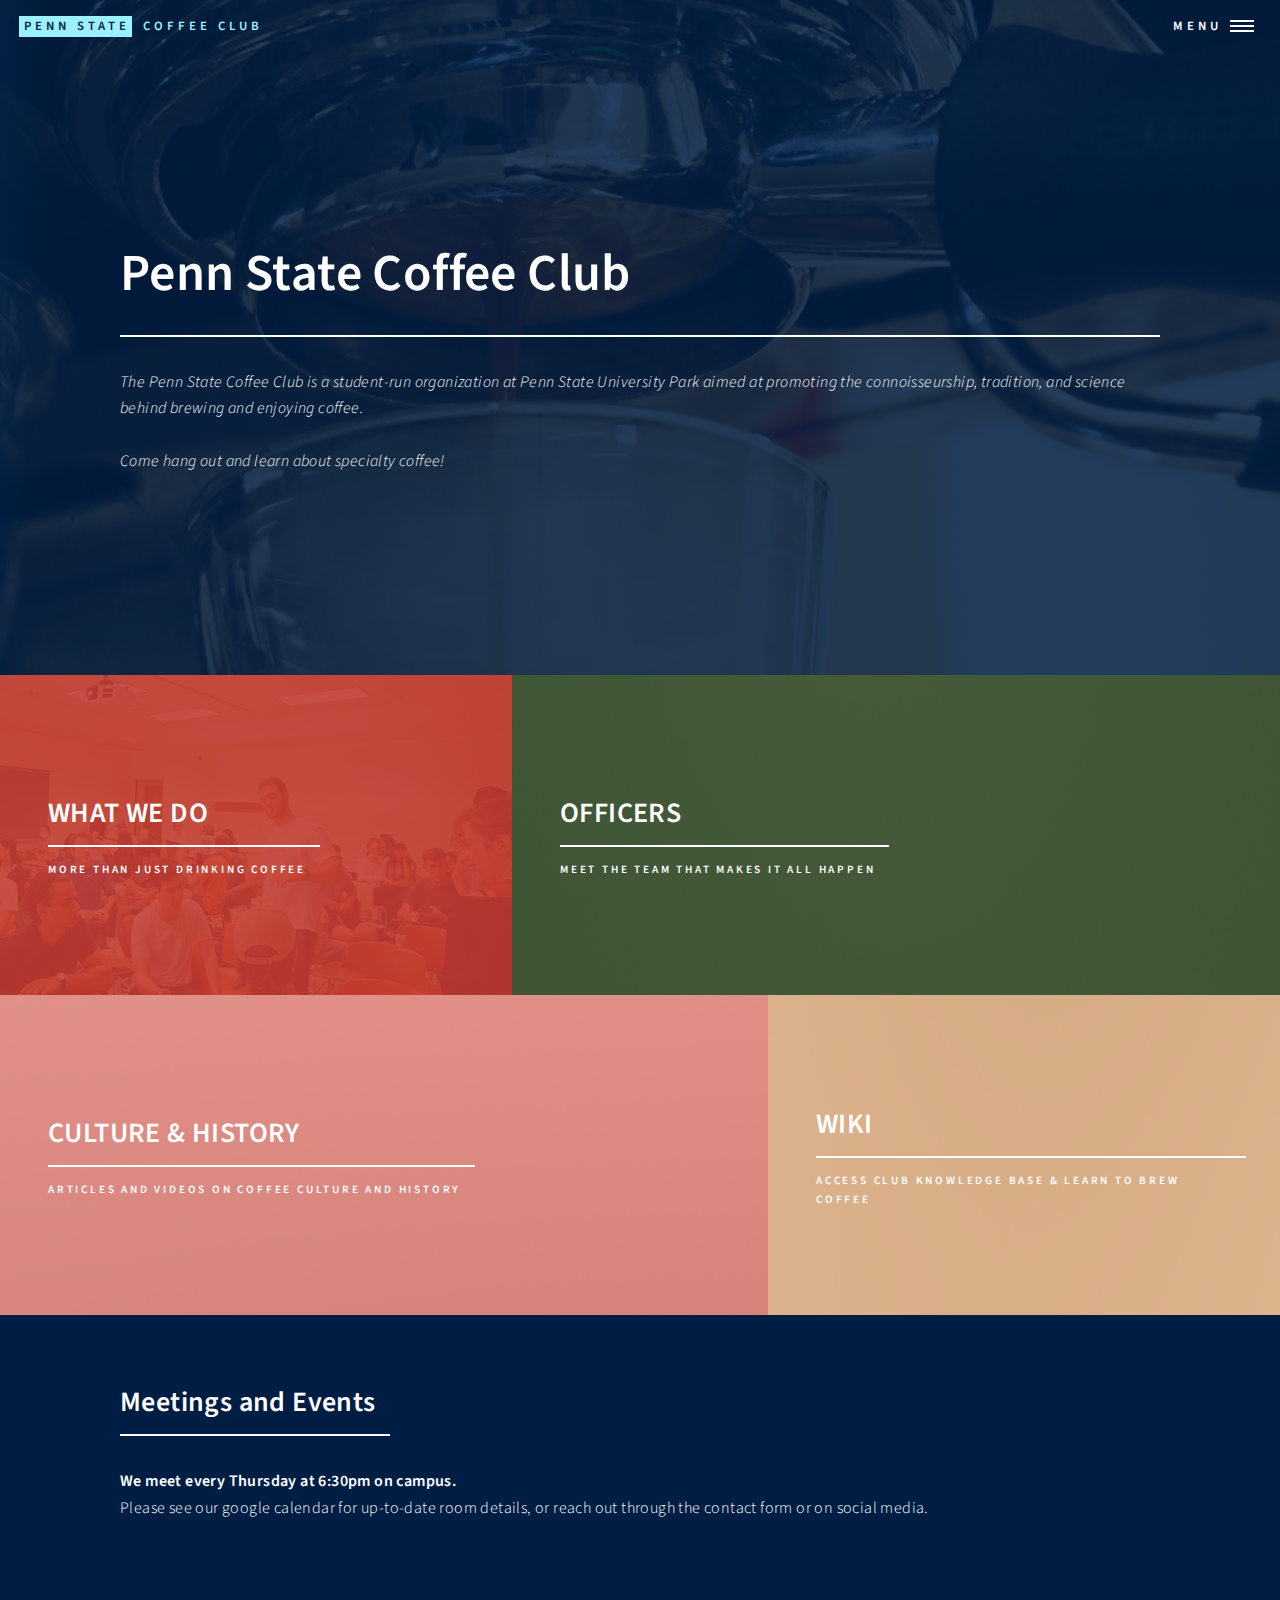
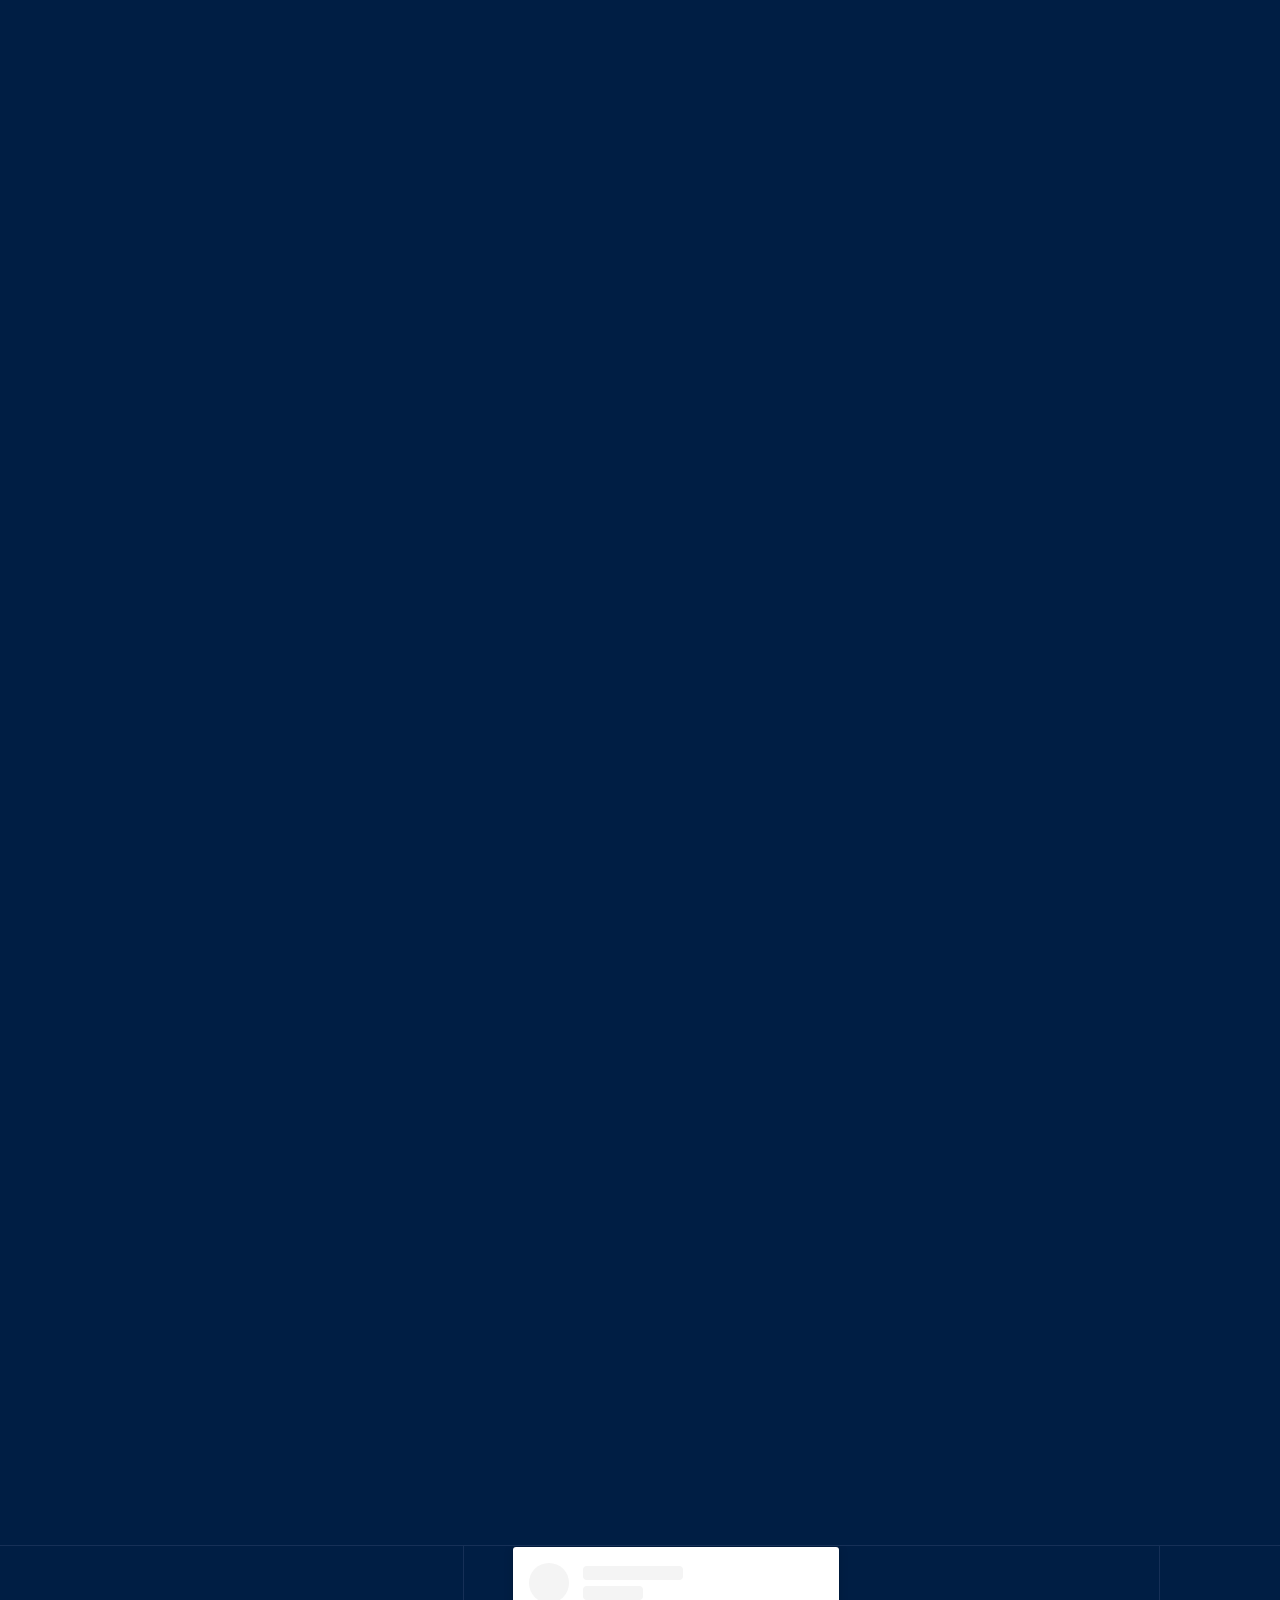
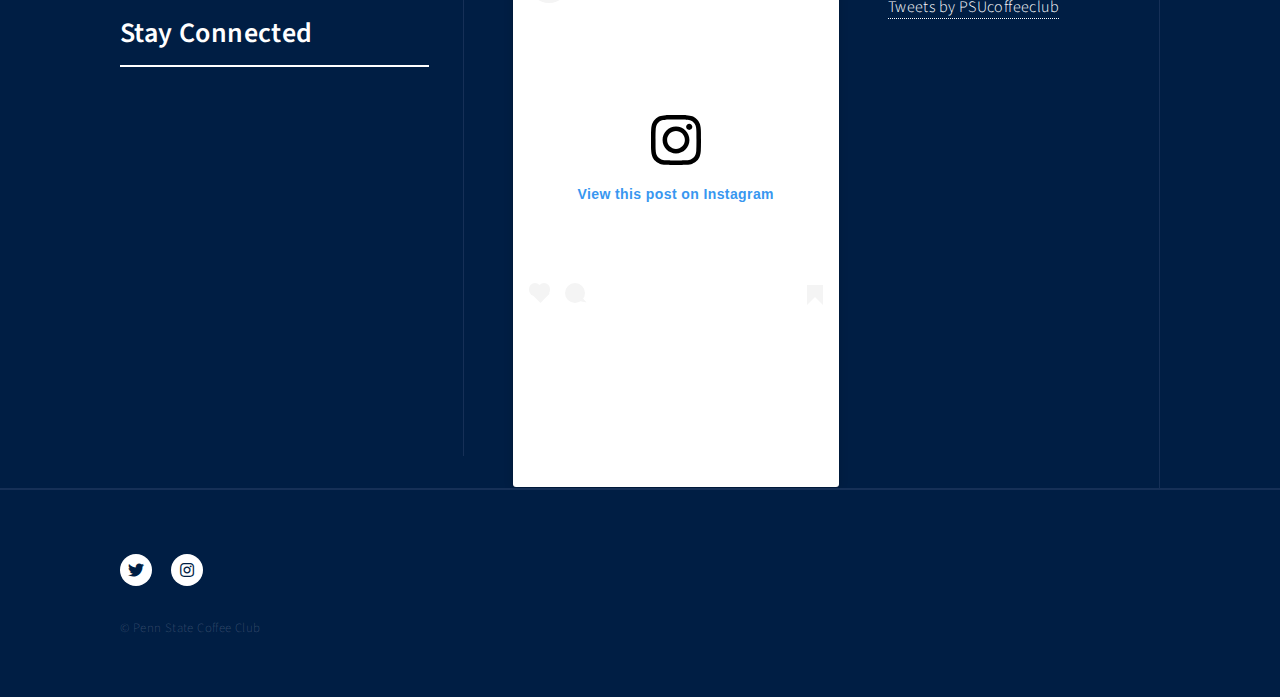
<file: index.html>
<!DOCTYPE HTML>
<html>
    
	<head>
		<title>The Penn State Coffee Club</title>
		<meta charset="utf-8" />
        <meta name="viewport" content="width=device-width, initial-scale=1.0, maximum-scale=1.0, user-scalable=no" />
		<link rel="stylesheet" href="assets/css/main.css" />
		<noscript><link rel="stylesheet" href="assets/css/noscript.css" /></noscript>
	</head>
    
	<body class="is-preload">

		<!-- Wrapper -->
			<div id="wrapper">

				<!-- Header -->
					<header id="header" class="alt">
						<a href="index.html" class="logo"><strong>PENN STATE</strong> <span>Coffee Club</span></a>
						<nav>
							<a href="#menu">Menu</a>
						</nav>
					</header>

				<!-- Menu -->
					<nav id="menu">
						<ul class="links">
							<li><a href="index.html">Home</a></li>
							<li><a href="#">Landing</a></li>
							<li><a href="generic.html">Generic</a></li>
							<li><a href="elements.html">Elements</a></li>
						</ul>
					</nav>

				<!-- Banner -->
					<section id="banner" class="major">
						<div class="inner">
							<header class="major">
								<h1>Penn State Coffee Club</h1>
							</header>
							<div>
								<p><em>The Penn State Coffee Club is a student-run organization at Penn State University Park
								aimed at promoting the connoisseurship, tradition, and science behind brewing and enjoying coffee.
									<br><br>Come hang out and learn about specialty coffee!</em></p>
								
							</div>
						</div>
					</section>

				<!-- Main -->
					<div id="main">

						<!-- One -->
							<section id="one" class="tiles">
								<article>
									<span class="image">
										<img src="images/pic01.jpg" alt="" />
									</span>
									<header class="major">
										<h3><a href="#" class="link">WHAT WE DO</a></h3>
										<p>More than just drinking coffee</p>
									</header>
								</article>
								<article>
									<span class="image">
										<img src="images/pic02.jpg" alt="" />
									</span>
									<header class="major">
										<h3><a href="./officers.html" class="link">OFFICERS</a></h3>
										<p>Meet the team that makes it all happen</p>
									</header>
								</article>
								<article>
									<span class="image">
										<img src="images/pic03.jpg" alt="" />
									</span>
									<header class="major">
										<h3><a href="#" class="link">CULTURE & HISTORY</a></h3>
										<p>Articles and videos on coffee culture and history</p>
									</header>
								</article>
								<article>
									<span class="image">
										<img src="images/pic04.jpg" alt="" />
									</span>
									<header class="major">
										<h3><a href="#" class="link">WIKI</a></h3>
										<p>Access club knowledge base & learn to brew coffee</p>
									</header>
								</article>
								<!-- <article>
									<span class="image">
										<img src="images/pic05.jpg" alt="" />
									</span>
									<header class="major">
										<h3><a href="#" class="link">Consequat</a></h3>
										<p>Ipsum dolor sit amet</p>
									</header>
								</article>
								<article>
									<span class="image">
										<img src="images/pic06.jpg" alt="" />
									</span>
									<header class="major">
										<h3><a href="#" class="link">Etiam</a></h3>
										<p>Feugiat amet tempus</p>
									</header>
								</article> -->
							</section>
                            
						<!-- Two -->
							<section id="two">
								<div class="inner">
									<header class="major">
										<h2>Meetings and Events</h2>
									</header>
                                    <p><b>We meet every Thursday at 6:30pm on campus.</b> <br>Please see our google calendar for up-to-date room details, or reach out through the contact form or on social media.</p>
									<div class="responsiveCal">
										<iframe src="https://calendar.google.com/calendar/embed?height=450&wkst=1&bgcolor=%23795548&ctz=America%2FNew_York&showTitle=0&showNav=1&showDate=1&showPrint=0&showTabs=0&src=ZHJhemVub3ZpY2RlamFuQGdtYWlsLmNvbQ&color=%237986CB" style="border-width:0" width="400" height="300" frameborder="0" scrolling="yes"></iframe>
									</div>
								</div>
							</section>
                        <!-- Three -->
                        
                <section id="contact">
						<div class="inner">
                            <header class="major">
								<h2>Stay Connected</h2>
				            </header>
                                <section>
                                <!-- A lot of instagram garbage -->
                                    <blockquote class="instagram-media" data-instgrm-captioned data-instgrm-permalink="https://www.instagram.com/p/Cl6lktNukjE/?utm_source=ig_embed&amp;utm_campaign=loading" data-instgrm-version="12" style=" background:#FFF; border:0; border-radius:3px; box-shadow:0 0 1px 0 rgba(0,0,0,0.5),0 1px 10px 0 rgba(0,0,0,0.15); margin: 1px; max-height:700px; min-height: 540px; max-width:540px; min-width:326px; padding:0; width:99.375%; width:-webkit-calc(100% - 2px); width:calc(100% - 2px);">
        <div style="padding:16px;">
          <a href="https://www.instagram.com/p/Cl6lktNukjE/?utm_source=ig_embed&amp;utm_campaign=loading" style=" background:#FFFFFF; line-height:0; padding:0 0; text-align:center; text-decoration:none; width:100%;" target="_blank">
             <div style=" display: flex; flex-direction: row; align-items: center;">
                <div style="background-color: #F4F4F4; border-radius: 50%; flex-grow: 0; height: 40px; margin-right: 14px; width: 40px;"></div>
                <div style="display: flex; flex-direction: column; flex-grow: 1; justify-content: center;">
                   <div style=" background-color: #F4F4F4; border-radius: 4px; flex-grow: 0; height: 14px; margin-bottom: 6px; width: 100px;"></div>
                   <div style=" background-color: #F4F4F4; border-radius: 4px; flex-grow: 0; height: 14px; width: 60px;"></div>
                </div>
             </div>
             <div style="padding: 19% 0;"></div>
             <div style="display:block; height:50px; margin:0 auto 12px; width:50px;">
                <svg width="50px" height="50px" viewBox="0 0 60 60" version="1.1" xmlns="https://www.w3.org/2000/svg" xmlns:xlink="https://www.w3.org/1999/xlink">
                   <g stroke="none" stroke-width="1" fill="none" fill-rule="evenodd">
                      <g transform="translate(-511.000000, -20.000000)" fill="#000000">
                         <g>
                            <path d="M556.869,30.41 C554.814,30.41 553.148,32.076 553.148,34.131 C553.148,36.186 554.814,37.852 556.869,37.852 C558.924,37.852 560.59,36.186 560.59,34.131 C560.59,32.076 558.924,30.41 556.869,30.41 M541,60.657 C535.114,60.657 530.342,55.887 530.342,50 C530.342,44.114 535.114,39.342 541,39.342 C546.887,39.342 551.658,44.114 551.658,50 C551.658,55.887 546.887,60.657 541,60.657 M541,33.886 C532.1,33.886 524.886,41.1 524.886,50 C524.886,58.899 532.1,66.113 541,66.113 C549.9,66.113 557.115,58.899 557.115,50 C557.115,41.1 549.9,33.886 541,33.886 M565.378,62.101 C565.244,65.022 564.756,66.606 564.346,67.663 C563.803,69.06 563.154,70.057 562.106,71.106 C561.058,72.155 560.06,72.803 558.662,73.347 C557.607,73.757 556.021,74.244 553.102,74.378 C549.944,74.521 548.997,74.552 541,74.552 C533.003,74.552 532.056,74.521 528.898,74.378 C525.979,74.244 524.393,73.757 523.338,73.347 C521.94,72.803 520.942,72.155 519.894,71.106 C518.846,70.057 518.197,69.06 517.654,67.663 C517.244,66.606 516.755,65.022 516.623,62.101 C516.479,58.943 516.448,57.996 516.448,50 C516.448,42.003 516.479,41.056 516.623,37.899 C516.755,34.978 517.244,33.391 517.654,32.338 C518.197,30.938 518.846,29.942 519.894,28.894 C520.942,27.846 521.94,27.196 523.338,26.654 C524.393,26.244 525.979,25.756 528.898,25.623 C532.057,25.479 533.004,25.448 541,25.448 C548.997,25.448 549.943,25.479 553.102,25.623 C556.021,25.756 557.607,26.244 558.662,26.654 C560.06,27.196 561.058,27.846 562.106,28.894 C563.154,29.942 563.803,30.938 564.346,32.338 C564.756,33.391 565.244,34.978 565.378,37.899 C565.522,41.056 565.552,42.003 565.552,50 C565.552,57.996 565.522,58.943 565.378,62.101 M570.82,37.631 C570.674,34.438 570.167,32.258 569.425,30.349 C568.659,28.377 567.633,26.702 565.965,25.035 C564.297,23.368 562.623,22.342 560.652,21.575 C558.743,20.834 556.562,20.326 553.369,20.18 C550.169,20.033 549.148,20 541,20 C532.853,20 531.831,20.033 528.631,20.18 C525.438,20.326 523.257,20.834 521.349,21.575 C519.376,22.342 517.703,23.368 516.035,25.035 C514.368,26.702 513.342,28.377 512.574,30.349 C511.834,32.258 511.326,34.438 511.181,37.631 C511.035,40.831 511,41.851 511,50 C511,58.147 511.035,59.17 511.181,62.369 C511.326,65.562 511.834,67.743 512.574,69.651 C513.342,71.625 514.368,73.296 516.035,74.965 C517.703,76.634 519.376,77.658 521.349,78.425 C523.257,79.167 525.438,79.673 528.631,79.82 C531.831,79.965 532.853,80.001 541,80.001 C549.148,80.001 550.169,79.965 553.369,79.82 C556.562,79.673 558.743,79.167 560.652,78.425 C562.623,77.658 564.297,76.634 565.965,74.965 C567.633,73.296 568.659,71.625 569.425,69.651 C570.167,67.743 570.674,65.562 570.82,62.369 C570.966,59.17 571,58.147 571,50 C571,41.851 570.966,40.831 570.82,37.631"></path>
                         </g>
                      </g>
                   </g>
                </svg>
             </div>
             <div style="padding-top: 8px;">
                <div style=" color:#3897f0; font-family:Arial,sans-serif; font-size:14px; font-style:normal; font-weight:550; line-height:18px;"> View this post on Instagram</div>
             </div>
             <div style="padding: 12.5% 0;"></div>
             <div style="display: flex; flex-direction: row; margin-bottom: 14px; align-items: center;">
                <div>
                   <div style="background-color: #F4F4F4; border-radius: 50%; height: 12.5px; width: 12.5px; transform: translateX(0px) translateY(7px);"></div>
                   <div style="background-color: #F4F4F4; height: 12.5px; transform: rotate(-45deg) translateX(3px) translateY(1px); width: 12.5px; flex-grow: 0; margin-right: 14px; margin-left: 2px;"></div>
                   <div style="background-color: #F4F4F4; border-radius: 50%; height: 12.5px; width: 12.5px; transform: translateX(9px) translateY(-18px);"></div>
                </div>
                <div style="margin-left: 8px;">
                   <div style=" background-color: #F4F4F4; border-radius: 50%; flex-grow: 0; height: 20px; width: 20px;"></div>
                   <div style=" width: 0; height: 0; border-top: 2px solid transparent; border-left: 6px solid #f4f4f4; border-bottom: 2px solid transparent; transform: translateX(16px) translateY(-4px) rotate(30deg)"></div>
                </div>
                <div style="margin-left: auto;">
                   <div style=" width: 0px; border-top: 8px solid #F4F4F4; border-right: 8px solid transparent; transform: translateY(16px);"></div>
                   <div style=" background-color: #F4F4F4; flex-grow: 0; height: 12px; width: 16px; transform: translateY(-4px);"></div>
                   <div style=" width: 0; height: 0; border-top: 8px solid #F4F4F4; border-left: 8px solid transparent; transform: translateY(-4px) translateX(8px);"></div>
                </div>
             </div>
          </a>
        </div>
        </blockquote>
        <script async src="//www.instagram.com/embed.js"></script>

                                </section>
                                <!-- End of instagram garbage -->
							<section class="split">
								<section>
									<a class="twitter-timeline" data-height="500" data-width="500" data-theme="dark" href="https://twitter.com/PSUcoffeeclub?ref_src=twsrc%5Etfw">Tweets by PSUcoffeeclub</a> <script async src="https://platform.twitter.com/widgets.js" charset="utf-8"></script>
								</section>
							</section>
						</div>
					</section>

				<!-- Contact -->

				<!-- Footer -->
					<footer id="footer">
						<div class="inner">
							<ul class="icons">
								<li><a href="https://twitter.com/PSUcoffeeclub" class="icon brands alt fa-twitter"><span class="label">Twitter</span></a></li>
								<li><a href="https://instagram.com/psucoffe" class="icon brands alt fa-instagram"><span class="label">Instagram</span></a></li>
							</ul>
							<ul class="copyright">
								<li>&copy; Penn State Coffee Club</li>
							</ul>
						</div>
					</footer>

		<!-- Scripts -->
			<script src="assets/js/jquery.min.js"></script>
			<script src="assets/js/jquery.scrolly.min.js"></script>
			<script src="assets/js/jquery.scrollex.min.js"></script>
			<script src="assets/js/browser.min.js"></script>
			<script src="assets/js/breakpoints.min.js"></script>
			<script src="assets/js/util.js"></script>
			<script src="assets/js/main.js"></script>

	</body>
</html>
</file>
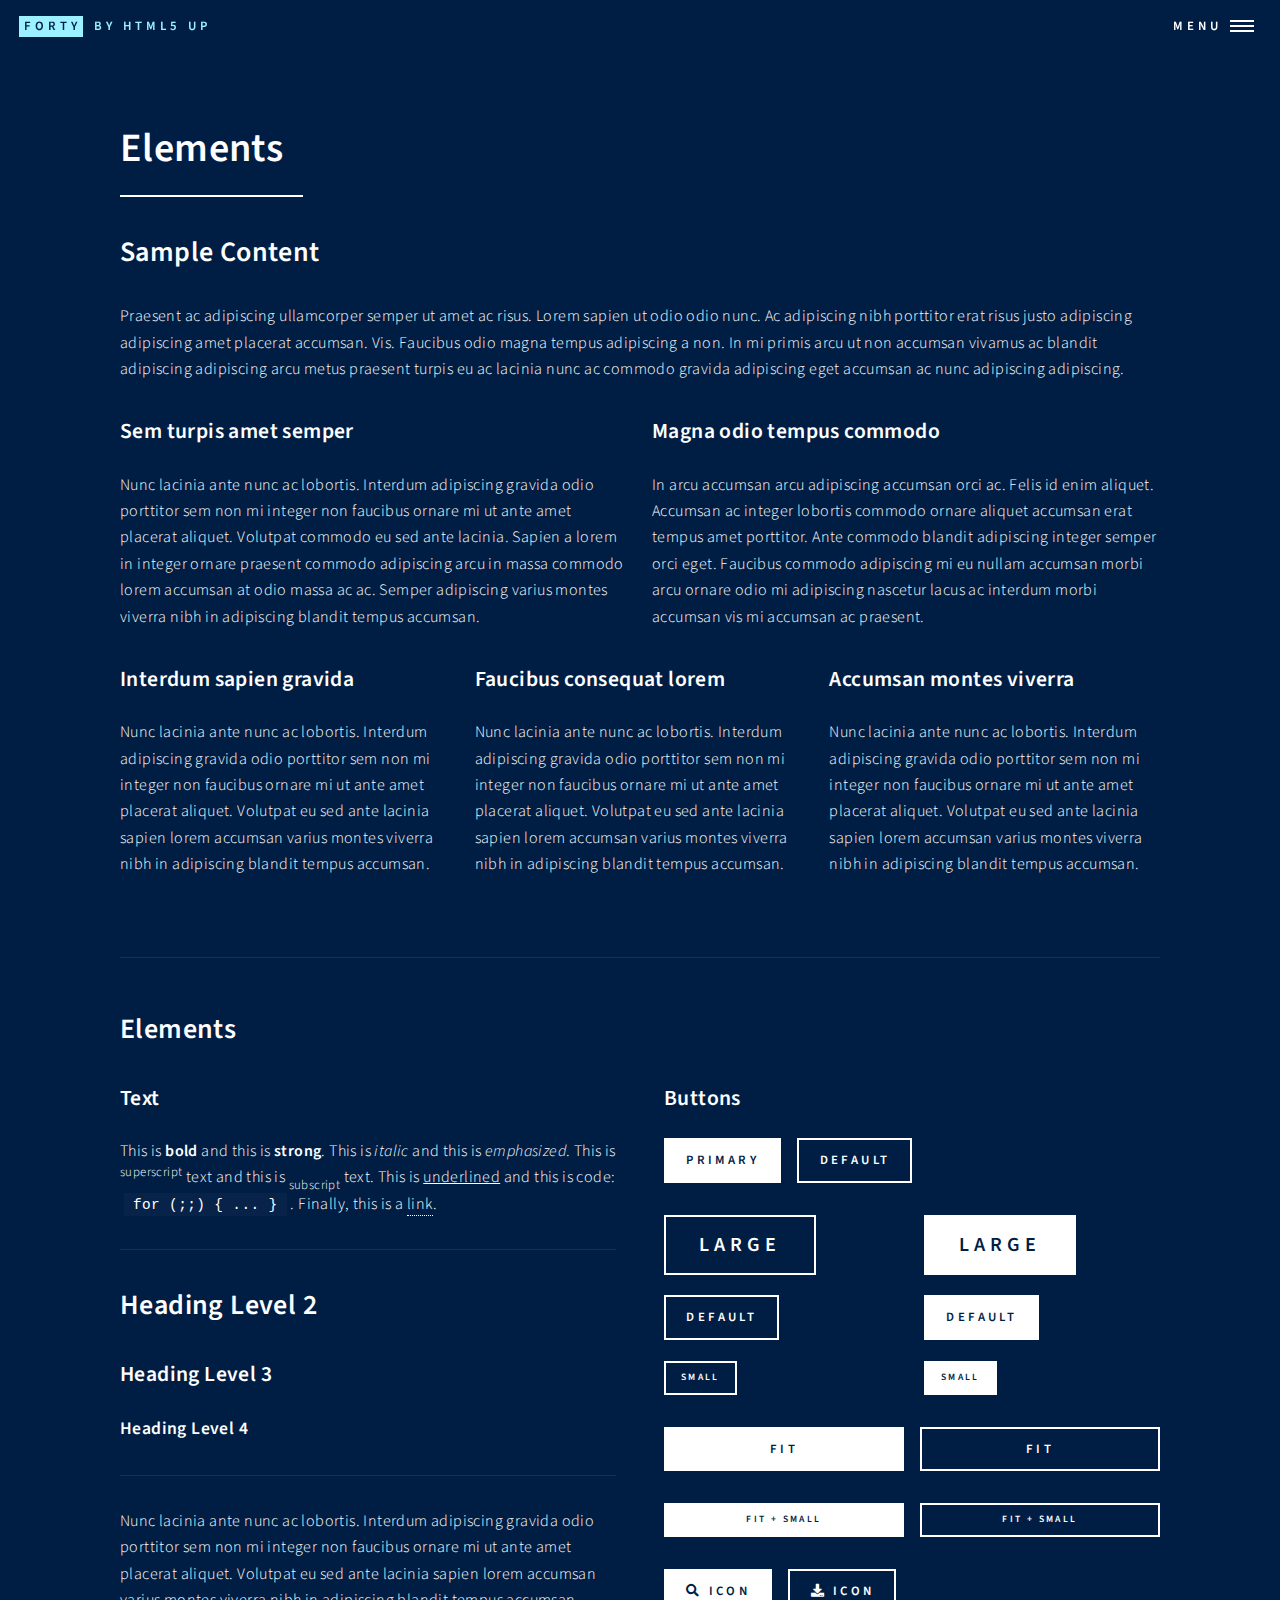
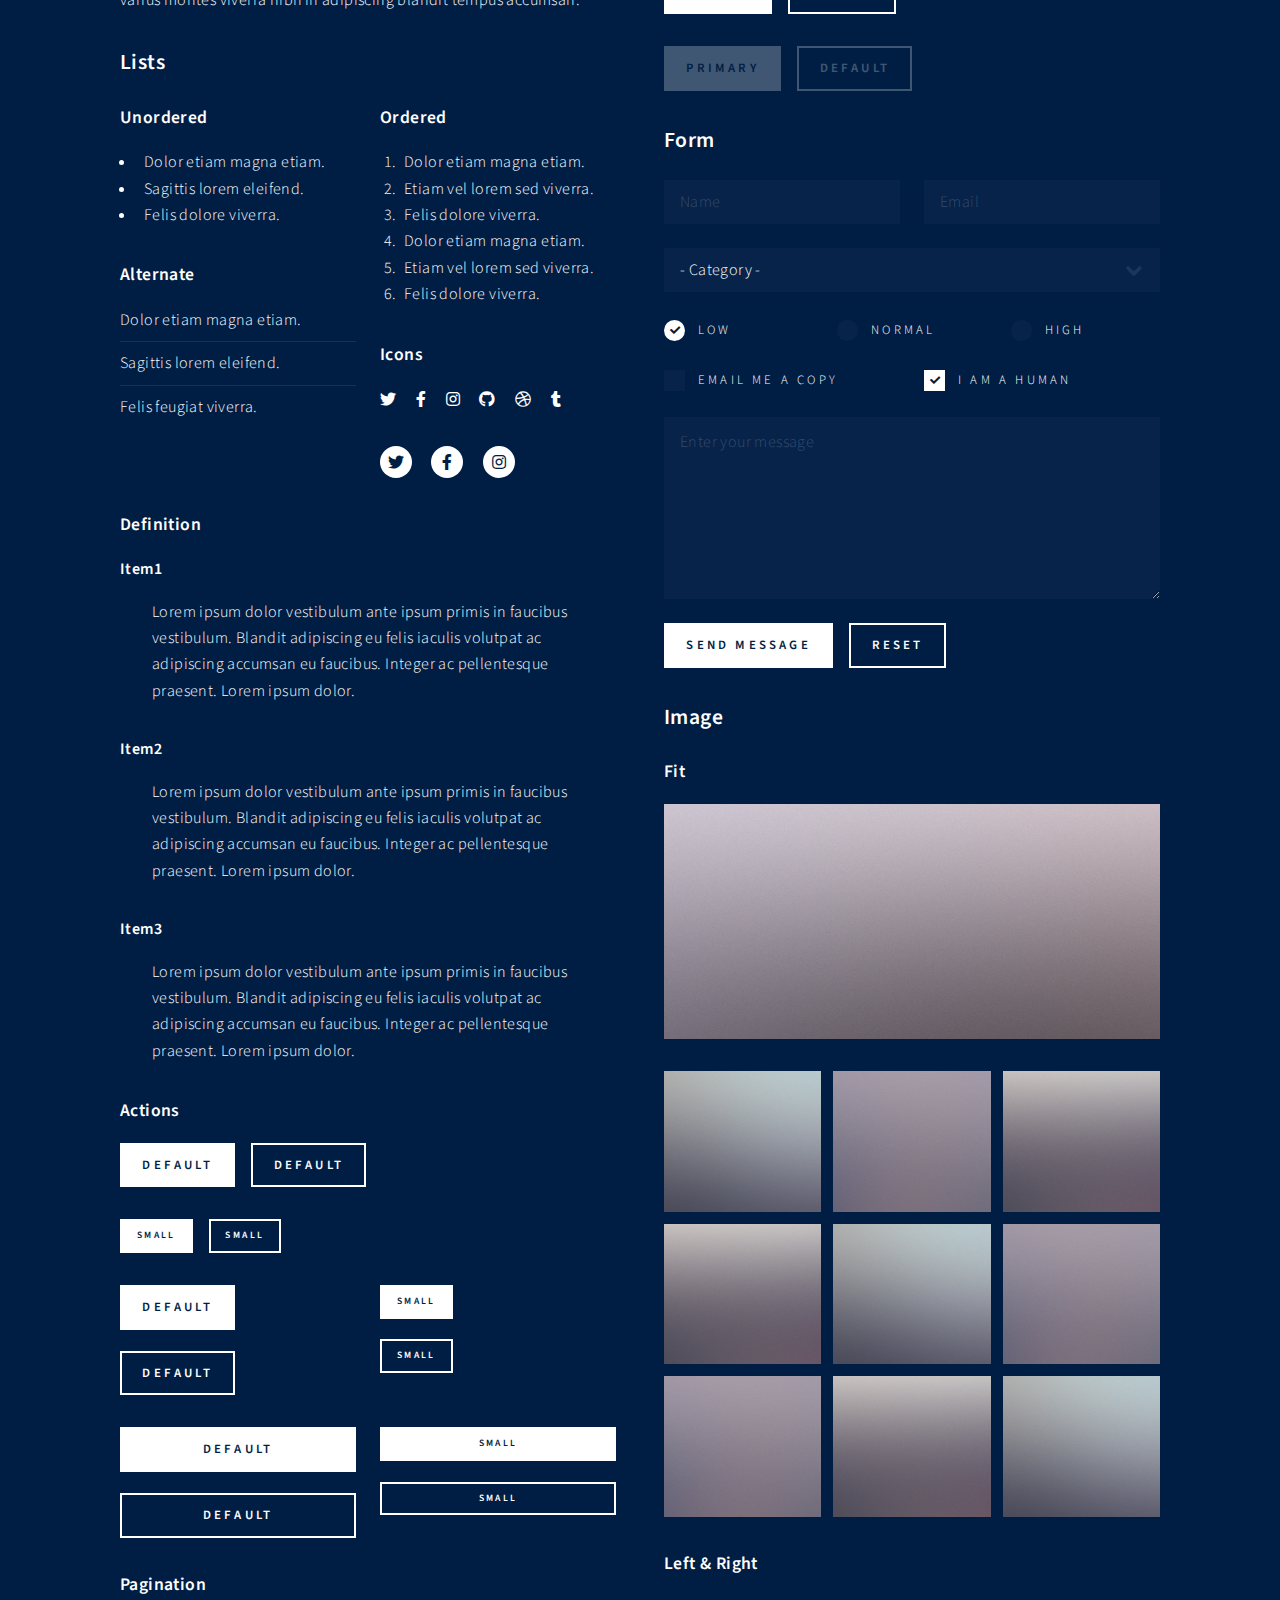
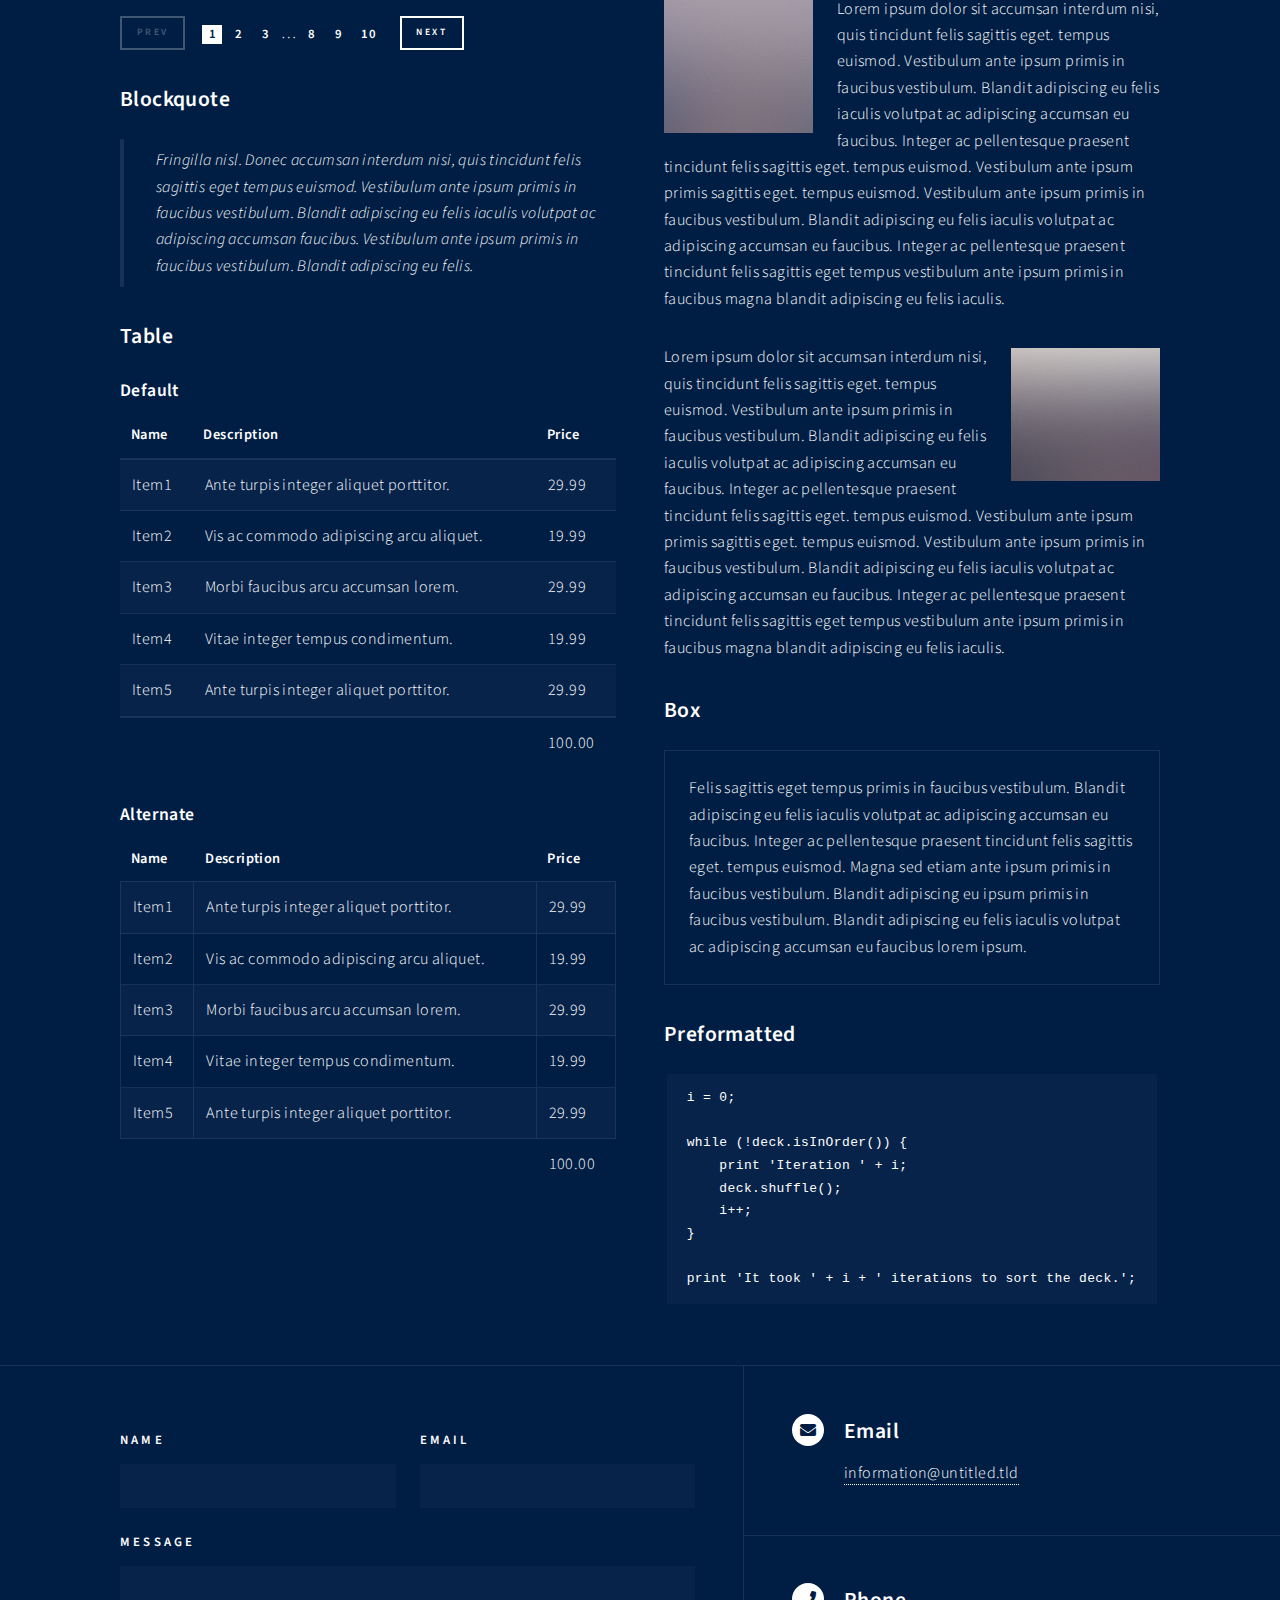
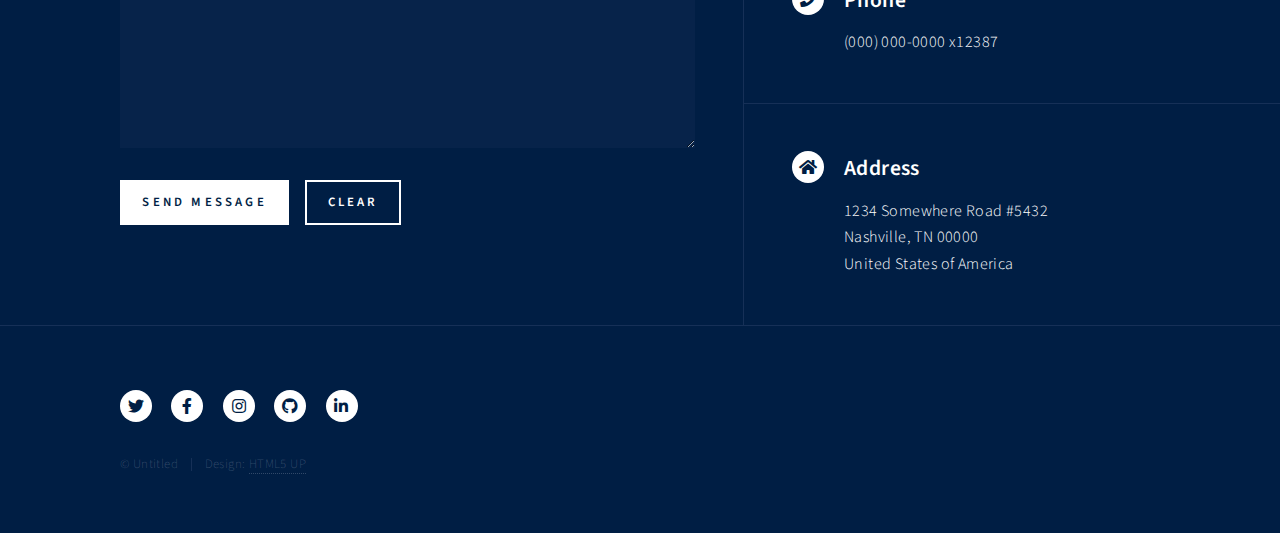
<file: elements.html>
<!DOCTYPE HTML>
<!--
	Forty by HTML5 UP
	html5up.net | @ajlkn
	Free for personal and commercial use under the CCA 3.0 license (html5up.net/license)
-->
<html>
	<head>
		<title>Elements - Forty by HTML5 UP</title>
		<meta charset="utf-8" />
		<meta name="viewport" content="width=device-width, initial-scale=1, user-scalable=no" />
		<link rel="stylesheet" href="assets/css/main.css" />
		<noscript><link rel="stylesheet" href="assets/css/noscript.css" /></noscript>
	</head>
	<body class="is-preload">

		<!-- Wrapper -->
			<div id="wrapper">

				<!-- Header -->
					<header id="header">
						<a href="index.html" class="logo"><strong>Forty</strong> <span>by HTML5 UP</span></a>
						<nav>
							<a href="#menu">Menu</a>
						</nav>
					</header>

				<!-- Menu -->
					<nav id="menu">
						<ul class="links">
							<li><a href="index.html">Home</a></li>
							<li><a href="landing.html">Landing</a></li>
							<li><a href="generic.html">Generic</a></li>
							<li><a href="elements.html">Elements</a></li>
						</ul>
						<ul class="actions stacked">
							<li><a href="#" class="button primary fit">Get Started</a></li>
							<li><a href="#" class="button fit">Log In</a></li>
						</ul>
					</nav>

				<!-- Main -->
					<div id="main" class="alt">

						<!-- One -->
							<section id="one">
								<div class="inner">
									<header class="major">
										<h1>Elements</h1>
									</header>

									<!-- Content -->
										<h2 id="content">Sample Content</h2>
										<p>Praesent ac adipiscing ullamcorper semper ut amet ac risus. Lorem sapien ut odio odio nunc. Ac adipiscing nibh porttitor erat risus justo adipiscing adipiscing amet placerat accumsan. Vis. Faucibus odio magna tempus adipiscing a non. In mi primis arcu ut non accumsan vivamus ac blandit adipiscing adipiscing arcu metus praesent turpis eu ac lacinia nunc ac commodo gravida adipiscing eget accumsan ac nunc adipiscing adipiscing.</p>
										<div class="row">
											<div class="col-6 col-12-small">
												<h3>Sem turpis amet semper</h3>
												<p>Nunc lacinia ante nunc ac lobortis. Interdum adipiscing gravida odio porttitor sem non mi integer non faucibus ornare mi ut ante amet placerat aliquet. Volutpat commodo eu sed ante lacinia. Sapien a lorem in integer ornare praesent commodo adipiscing arcu in massa commodo lorem accumsan at odio massa ac ac. Semper adipiscing varius montes viverra nibh in adipiscing blandit tempus accumsan.</p>
											</div>
											<div class="col-6 col-12-small">
												<h3>Magna odio tempus commodo</h3>
												<p>In arcu accumsan arcu adipiscing accumsan orci ac. Felis id enim aliquet. Accumsan ac integer lobortis commodo ornare aliquet accumsan erat tempus amet porttitor. Ante commodo blandit adipiscing integer semper orci eget. Faucibus commodo adipiscing mi eu nullam accumsan morbi arcu ornare odio mi adipiscing nascetur lacus ac interdum morbi accumsan vis mi accumsan ac praesent.</p>
											</div>
											<!-- Break -->
											<div class="col-4 col-12-medium">
												<h3>Interdum sapien gravida</h3>
												<p>Nunc lacinia ante nunc ac lobortis. Interdum adipiscing gravida odio porttitor sem non mi integer non faucibus ornare mi ut ante amet placerat aliquet. Volutpat eu sed ante lacinia sapien lorem accumsan varius montes viverra nibh in adipiscing blandit tempus accumsan.</p>
											</div>
											<div class="col-4 col-12-medium">
												<h3>Faucibus consequat lorem</h3>
												<p>Nunc lacinia ante nunc ac lobortis. Interdum adipiscing gravida odio porttitor sem non mi integer non faucibus ornare mi ut ante amet placerat aliquet. Volutpat eu sed ante lacinia sapien lorem accumsan varius montes viverra nibh in adipiscing blandit tempus accumsan.</p>
											</div>
											<div class="col-4 col-12-medium">
												<h3>Accumsan montes viverra</h3>
												<p>Nunc lacinia ante nunc ac lobortis. Interdum adipiscing gravida odio porttitor sem non mi integer non faucibus ornare mi ut ante amet placerat aliquet. Volutpat eu sed ante lacinia sapien lorem accumsan varius montes viverra nibh in adipiscing blandit tempus accumsan.</p>
											</div>
										</div>

									<hr class="major" />

									<!-- Elements -->
										<h2 id="elements">Elements</h2>
										<div class="row gtr-200">
											<div class="col-6 col-12-medium">

												<!-- Text stuff -->
													<h3>Text</h3>
													<p>This is <b>bold</b> and this is <strong>strong</strong>. This is <i>italic</i> and this is <em>emphasized</em>.
													This is <sup>superscript</sup> text and this is <sub>subscript</sub> text.
													This is <u>underlined</u> and this is code: <code>for (;;) { ... }</code>.
													Finally, this is a <a href="#">link</a>.</p>
													<hr />
													<h2>Heading Level 2</h2>
													<h3>Heading Level 3</h3>
													<h4>Heading Level 4</h4>
													<hr />
													<p>Nunc lacinia ante nunc ac lobortis. Interdum adipiscing gravida odio porttitor sem non mi integer non faucibus ornare mi ut ante amet placerat aliquet. Volutpat eu sed ante lacinia sapien lorem accumsan varius montes viverra nibh in adipiscing blandit tempus accumsan.</p>

												<!-- Lists -->
													<h3>Lists</h3>
													<div class="row">
														<div class="col-6 col-12-small">

															<h4>Unordered</h4>
															<ul>
																<li>Dolor etiam magna etiam.</li>
																<li>Sagittis lorem eleifend.</li>
																<li>Felis dolore viverra.</li>
															</ul>

															<h4>Alternate</h4>
															<ul class="alt">
																<li>Dolor etiam magna etiam.</li>
																<li>Sagittis lorem eleifend.</li>
																<li>Felis feugiat viverra.</li>
															</ul>

														</div>
														<div class="col-6 col-12-small">

															<h4>Ordered</h4>
															<ol>
																<li>Dolor etiam magna etiam.</li>
																<li>Etiam vel lorem sed viverra.</li>
																<li>Felis dolore viverra.</li>
																<li>Dolor etiam magna etiam.</li>
																<li>Etiam vel lorem sed viverra.</li>
																<li>Felis dolore viverra.</li>
															</ol>

															<h4>Icons</h4>
															<ul class="icons">
																<li><a href="#" class="icon brands fa-twitter"><span class="label">Twitter</span></a></li>
																<li><a href="#" class="icon brands fa-facebook-f"><span class="label">Facebook</span></a></li>
																<li><a href="#" class="icon brands fa-instagram"><span class="label">Instagram</span></a></li>
																<li><a href="#" class="icon brands fa-github"><span class="label">Github</span></a></li>
																<li><a href="#" class="icon brands fa-dribbble"><span class="label">Dribbble</span></a></li>
																<li><a href="#" class="icon brands fa-tumblr"><span class="label">Tumblr</span></a></li>
															</ul>
															<ul class="icons">
																<li><a href="#" class="icon brands alt fa-twitter"><span class="label">Twitter</span></a></li>
																<li><a href="#" class="icon brands alt fa-facebook-f"><span class="label">Facebook</span></a></li>
																<li><a href="#" class="icon brands alt fa-instagram"><span class="label">Instagram</span></a></li>
															</ul>

														</div>
													</div>
													<h4>Definition</h4>
													<dl>
														<dt>Item1</dt>
														<dd>
															<p>Lorem ipsum dolor vestibulum ante ipsum primis in faucibus vestibulum. Blandit adipiscing eu felis iaculis volutpat ac adipiscing accumsan eu faucibus. Integer ac pellentesque praesent. Lorem ipsum dolor.</p>
														</dd>
														<dt>Item2</dt>
														<dd>
															<p>Lorem ipsum dolor vestibulum ante ipsum primis in faucibus vestibulum. Blandit adipiscing eu felis iaculis volutpat ac adipiscing accumsan eu faucibus. Integer ac pellentesque praesent. Lorem ipsum dolor.</p>
														</dd>
														<dt>Item3</dt>
														<dd>
															<p>Lorem ipsum dolor vestibulum ante ipsum primis in faucibus vestibulum. Blandit adipiscing eu felis iaculis volutpat ac adipiscing accumsan eu faucibus. Integer ac pellentesque praesent. Lorem ipsum dolor.</p>
														</dd>
													</dl>

													<h4>Actions</h4>
													<ul class="actions">
														<li><a href="#" class="button primary">Default</a></li>
														<li><a href="#" class="button">Default</a></li>
													</ul>
													<ul class="actions small">
														<li><a href="#" class="button primary small">Small</a></li>
														<li><a href="#" class="button small">Small</a></li>
													</ul>
													<div class="row">
														<div class="col-6 col-12-small">
															<ul class="actions stacked">
																<li><a href="#" class="button primary">Default</a></li>
																<li><a href="#" class="button">Default</a></li>
															</ul>
														</div>
														<div class="col-6 col-12-small">
															<ul class="actions stacked">
																<li><a href="#" class="button primary small">Small</a></li>
																<li><a href="#" class="button small">Small</a></li>
															</ul>
														</div>
														<div class="col-6 col-12-small">
															<ul class="actions stacked">
																<li><a href="#" class="button primary fit">Default</a></li>
																<li><a href="#" class="button fit">Default</a></li>
															</ul>
														</div>
														<div class="col-6 col-12-small">
															<ul class="actions stacked">
																<li><a href="#" class="button primary small fit">Small</a></li>
																<li><a href="#" class="button small fit">Small</a></li>
															</ul>
														</div>
													</div>

													<h4>Pagination</h4>
													<ul class="pagination">
														<li><span class="button small disabled">Prev</span></li>
														<li><a href="#" class="page active">1</a></li>
														<li><a href="#" class="page">2</a></li>
														<li><a href="#" class="page">3</a></li>
														<li><span>&hellip;</span></li>
														<li><a href="#" class="page">8</a></li>
														<li><a href="#" class="page">9</a></li>
														<li><a href="#" class="page">10</a></li>
														<li><a href="#" class="button small">Next</a></li>
													</ul>

												<!-- Blockquote -->
													<h3>Blockquote</h3>
													<blockquote>Fringilla nisl. Donec accumsan interdum nisi, quis tincidunt felis sagittis eget tempus euismod. Vestibulum ante ipsum primis in faucibus vestibulum. Blandit adipiscing eu felis iaculis volutpat ac adipiscing accumsan faucibus. Vestibulum ante ipsum primis in faucibus vestibulum. Blandit adipiscing eu felis.</blockquote>

												<!-- Table -->
													<h3>Table</h3>

													<h4>Default</h4>
													<div class="table-wrapper">
														<table>
															<thead>
																<tr>
																	<th>Name</th>
																	<th>Description</th>
																	<th>Price</th>
																</tr>
															</thead>
															<tbody>
																<tr>
																	<td>Item1</td>
																	<td>Ante turpis integer aliquet porttitor.</td>
																	<td>29.99</td>
																</tr>
																<tr>
																	<td>Item2</td>
																	<td>Vis ac commodo adipiscing arcu aliquet.</td>
																	<td>19.99</td>
																</tr>
																<tr>
																	<td>Item3</td>
																	<td> Morbi faucibus arcu accumsan lorem.</td>
																	<td>29.99</td>
																</tr>
																<tr>
																	<td>Item4</td>
																	<td>Vitae integer tempus condimentum.</td>
																	<td>19.99</td>
																</tr>
																<tr>
																	<td>Item5</td>
																	<td>Ante turpis integer aliquet porttitor.</td>
																	<td>29.99</td>
																</tr>
															</tbody>
															<tfoot>
																<tr>
																	<td colspan="2"></td>
																	<td>100.00</td>
																</tr>
															</tfoot>
														</table>
													</div>

													<h4>Alternate</h4>
													<div class="table-wrapper">
														<table class="alt">
															<thead>
																<tr>
																	<th>Name</th>
																	<th>Description</th>
																	<th>Price</th>
																</tr>
															</thead>
															<tbody>
																<tr>
																	<td>Item1</td>
																	<td>Ante turpis integer aliquet porttitor.</td>
																	<td>29.99</td>
																</tr>
																<tr>
																	<td>Item2</td>
																	<td>Vis ac commodo adipiscing arcu aliquet.</td>
																	<td>19.99</td>
																</tr>
																<tr>
																	<td>Item3</td>
																	<td> Morbi faucibus arcu accumsan lorem.</td>
																	<td>29.99</td>
																</tr>
																<tr>
																	<td>Item4</td>
																	<td>Vitae integer tempus condimentum.</td>
																	<td>19.99</td>
																</tr>
																<tr>
																	<td>Item5</td>
																	<td>Ante turpis integer aliquet porttitor.</td>
																	<td>29.99</td>
																</tr>
															</tbody>
															<tfoot>
																<tr>
																	<td colspan="2"></td>
																	<td>100.00</td>
																</tr>
															</tfoot>
														</table>
													</div>

											</div>
											<div class="col-6 col-12-medium">

												<!-- Buttons -->
													<h3>Buttons</h3>
													<ul class="actions">
														<li><a href="#" class="button primary">Primary</a></li>
														<li><a href="#" class="button">Default</a></li>
													</ul>
													<div class="row">
														<div class="col-6 col-12-xsmall">
															<ul class="actions stacked">
																<li><a href="#" class="button large">Large</a></li>
																<li><a href="#" class="button">Default</a></li>
																<li><a href="#" class="button small">Small</a></li>
															</ul>
														</div>
														<div class="col-6 col-12-xsmall">
															<ul class="actions stacked">
																<li><a href="#" class="button primary large">Large</a></li>
																<li><a href="#" class="button primary">Default</a></li>
																<li><a href="#" class="button primary small">Small</a></li>
															</ul>
														</div>
													</div>
													<ul class="actions fit">
														<li><a href="#" class="button primary fit">Fit</a></li>
														<li><a href="#" class="button fit">Fit</a></li>
													</ul>
													<ul class="actions fit small">
														<li><a href="#" class="button primary fit small">Fit + Small</a></li>
														<li><a href="#" class="button fit small">Fit + Small</a></li>
													</ul>
													<ul class="actions">
														<li><a href="#" class="button primary icon solid fa-search">Icon</a></li>
														<li><a href="#" class="button icon solid fa-download">Icon</a></li>
													</ul>
													<ul class="actions">
														<li><span class="button primary disabled">Primary</span></li>
														<li><span class="button disabled">Default</span></li>
													</ul>

												<!-- Form -->
													<h3>Form</h3>

													<form method="post" action="#">
														<div class="row gtr-uniform">
															<div class="col-6 col-12-xsmall">
																<input type="text" name="demo-name" id="demo-name" value="" placeholder="Name" />
															</div>
															<div class="col-6 col-12-xsmall">
																<input type="email" name="demo-email" id="demo-email" value="" placeholder="Email" />
															</div>
															<!-- Break -->
															<div class="col-12">
																<select name="demo-category" id="demo-category">
																	<option value="">- Category -</option>
																	<option value="1">Manufacturing</option>
																	<option value="1">Shipping</option>
																	<option value="1">Administration</option>
																	<option value="1">Human Resources</option>
																</select>
															</div>
															<!-- Break -->
															<div class="col-4 col-12-small">
																<input type="radio" id="demo-priority-low" name="demo-priority" checked>
																<label for="demo-priority-low">Low</label>
															</div>
															<div class="col-4 col-12-small">
																<input type="radio" id="demo-priority-normal" name="demo-priority">
																<label for="demo-priority-normal">Normal</label>
															</div>
															<div class="col-4 col-12-small">
																<input type="radio" id="demo-priority-high" name="demo-priority">
																<label for="demo-priority-high">High</label>
															</div>
															<!-- Break -->
															<div class="col-6 col-12-small">
																<input type="checkbox" id="demo-copy" name="demo-copy">
																<label for="demo-copy">Email me a copy</label>
															</div>
															<div class="col-6 col-12-small">
																<input type="checkbox" id="demo-human" name="demo-human" checked>
																<label for="demo-human">I am a human</label>
															</div>
															<!-- Break -->
															<div class="col-12">
																<textarea name="demo-message" id="demo-message" placeholder="Enter your message" rows="6"></textarea>
															</div>
															<!-- Break -->
															<div class="col-12">
																<ul class="actions">
																	<li><input type="submit" value="Send Message" class="primary" /></li>
																	<li><input type="reset" value="Reset" /></li>
																</ul>
															</div>
														</div>
													</form>

												<!-- Image -->
													<h3>Image</h3>

													<h4>Fit</h4>
													<span class="image fit"><img src="images/pic03.jpg" alt="" /></span>
													<div class="box alt">
														<div class="row gtr-50 gtr-uniform">
															<div class="col-4"><span class="image fit"><img src="images/pic08.jpg" alt="" /></span></div>
															<div class="col-4"><span class="image fit"><img src="images/pic09.jpg" alt="" /></span></div>
															<div class="col-4"><span class="image fit"><img src="images/pic10.jpg" alt="" /></span></div>
															<!-- Break -->
															<div class="col-4"><span class="image fit"><img src="images/pic10.jpg" alt="" /></span></div>
															<div class="col-4"><span class="image fit"><img src="images/pic08.jpg" alt="" /></span></div>
															<div class="col-4"><span class="image fit"><img src="images/pic09.jpg" alt="" /></span></div>
															<!-- Break -->
															<div class="col-4"><span class="image fit"><img src="images/pic09.jpg" alt="" /></span></div>
															<div class="col-4"><span class="image fit"><img src="images/pic10.jpg" alt="" /></span></div>
															<div class="col-4"><span class="image fit"><img src="images/pic08.jpg" alt="" /></span></div>
														</div>
													</div>

													<h4>Left &amp; Right</h4>
													<p><span class="image left"><img src="images/pic09.jpg" alt="" /></span>Lorem ipsum dolor sit accumsan interdum nisi, quis tincidunt felis sagittis eget. tempus euismod. Vestibulum ante ipsum primis in faucibus vestibulum. Blandit adipiscing eu felis iaculis volutpat ac adipiscing accumsan eu faucibus. Integer ac pellentesque praesent tincidunt felis sagittis eget. tempus euismod. Vestibulum ante ipsum primis sagittis eget. tempus euismod. Vestibulum ante ipsum primis in faucibus vestibulum. Blandit adipiscing eu felis iaculis volutpat ac adipiscing accumsan eu faucibus. Integer ac pellentesque praesent tincidunt felis sagittis eget tempus vestibulum ante ipsum primis in faucibus magna blandit adipiscing eu felis iaculis.</p>
													<p><span class="image right"><img src="images/pic10.jpg" alt="" /></span>Lorem ipsum dolor sit accumsan interdum nisi, quis tincidunt felis sagittis eget. tempus euismod. Vestibulum ante ipsum primis in faucibus vestibulum. Blandit adipiscing eu felis iaculis volutpat ac adipiscing accumsan eu faucibus. Integer ac pellentesque praesent tincidunt felis sagittis eget. tempus euismod. Vestibulum ante ipsum primis sagittis eget. tempus euismod. Vestibulum ante ipsum primis in faucibus vestibulum. Blandit adipiscing eu felis iaculis volutpat ac adipiscing accumsan eu faucibus. Integer ac pellentesque praesent tincidunt felis sagittis eget tempus vestibulum ante ipsum primis in faucibus magna blandit adipiscing eu felis iaculis.</p>

												<!-- Box -->
													<h3>Box</h3>
													<div class="box">
														<p>Felis sagittis eget tempus primis in faucibus vestibulum. Blandit adipiscing eu felis iaculis volutpat ac adipiscing accumsan eu faucibus. Integer ac pellentesque praesent tincidunt felis sagittis eget. tempus euismod. Magna sed etiam ante ipsum primis in faucibus vestibulum. Blandit adipiscing eu ipsum primis in faucibus vestibulum. Blandit adipiscing eu felis iaculis volutpat ac adipiscing accumsan eu faucibus lorem ipsum.</p>
													</div>

												<!-- Preformatted Code -->
													<h3>Preformatted</h3>
													<pre><code>i = 0;

while (!deck.isInOrder()) {
    print 'Iteration ' + i;
    deck.shuffle();
    i++;
}

print 'It took ' + i + ' iterations to sort the deck.';
</code></pre>

											</div>
										</div>

								</div>
							</section>

					</div>

				<!-- Contact -->
					<section id="contact">
						<div class="inner">
							<section>
								<form method="post" action="#">
									<div class="fields">
										<div class="field half">
											<label for="name">Name</label>
											<input type="text" name="name" id="name" />
										</div>
										<div class="field half">
											<label for="email">Email</label>
											<input type="text" name="email" id="email" />
										</div>
										<div class="field">
											<label for="message">Message</label>
											<textarea name="message" id="message" rows="6"></textarea>
										</div>
									</div>
									<ul class="actions">
										<li><input type="submit" value="Send Message" class="primary" /></li>
										<li><input type="reset" value="Clear" /></li>
									</ul>
								</form>
							</section>
							<section class="split">
								<section>
									<div class="contact-method">
										<span class="icon solid alt fa-envelope"></span>
										<h3>Email</h3>
										<a href="#">information@untitled.tld</a>
									</div>
								</section>
								<section>
									<div class="contact-method">
										<span class="icon solid alt fa-phone"></span>
										<h3>Phone</h3>
										<span>(000) 000-0000 x12387</span>
									</div>
								</section>
								<section>
									<div class="contact-method">
										<span class="icon solid alt fa-home"></span>
										<h3>Address</h3>
										<span>1234 Somewhere Road #5432<br />
										Nashville, TN 00000<br />
										United States of America</span>
									</div>
								</section>
							</section>
						</div>
					</section>

				<!-- Footer -->
					<footer id="footer">
						<div class="inner">
							<ul class="icons">
								<li><a href="#" class="icon brands alt fa-twitter"><span class="label">Twitter</span></a></li>
								<li><a href="#" class="icon brands alt fa-facebook-f"><span class="label">Facebook</span></a></li>
								<li><a href="#" class="icon brands alt fa-instagram"><span class="label">Instagram</span></a></li>
								<li><a href="#" class="icon brands alt fa-github"><span class="label">GitHub</span></a></li>
								<li><a href="#" class="icon brands alt fa-linkedin-in"><span class="label">LinkedIn</span></a></li>
							</ul>
							<ul class="copyright">
								<li>&copy; Untitled</li><li>Design: <a href="https://html5up.net">HTML5 UP</a></li>
							</ul>
						</div>
					</footer>

			</div>

		<!-- Scripts -->
			<script src="assets/js/jquery.min.js"></script>
			<script src="assets/js/jquery.scrolly.min.js"></script>
			<script src="assets/js/jquery.scrollex.min.js"></script>
			<script src="assets/js/browser.min.js"></script>
			<script src="assets/js/breakpoints.min.js"></script>
			<script src="assets/js/util.js"></script>
			<script src="assets/js/main.js"></script>

	</body>
</html>
</file>
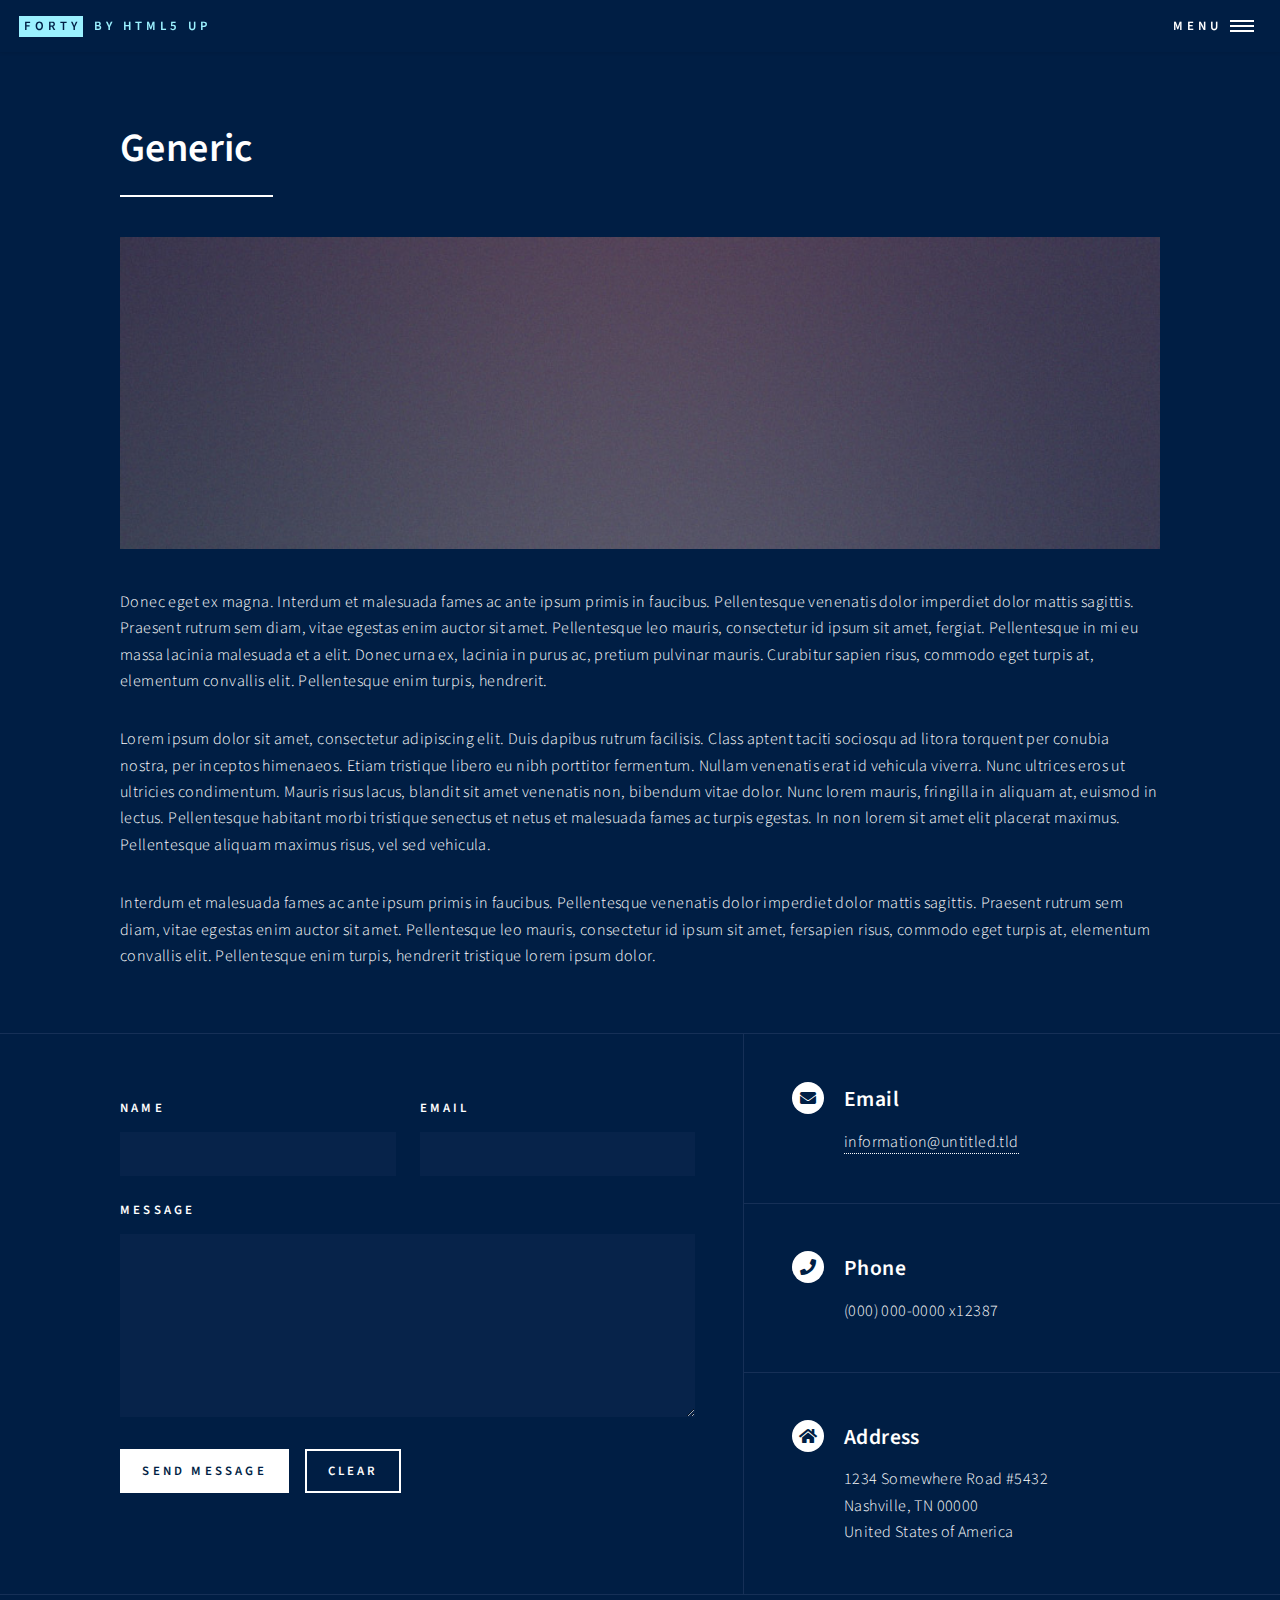
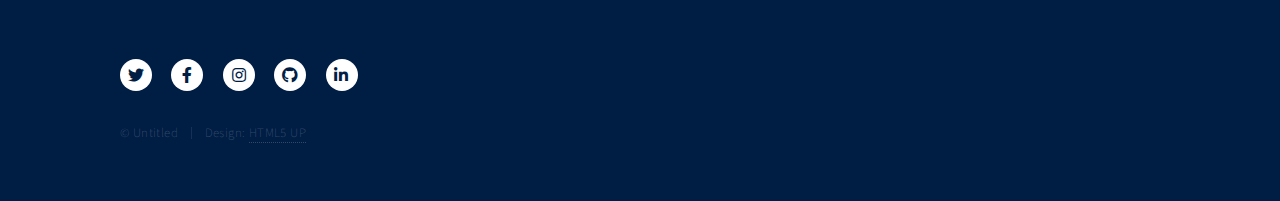
<file: generic.html>
<!DOCTYPE HTML>
<!--
	Forty by HTML5 UP
	html5up.net | @ajlkn
	Free for personal and commercial use under the CCA 3.0 license (html5up.net/license)
-->
<html>
	<head>
		<title>Generic - Forty by HTML5 UP</title>
		<meta charset="utf-8" />
		<meta name="viewport" content="width=device-width, initial-scale=1, user-scalable=no" />
		<link rel="stylesheet" href="assets/css/main.css" />
		<noscript><link rel="stylesheet" href="assets/css/noscript.css" /></noscript>
	</head>
	<body class="is-preload">

		<!-- Wrapper -->
			<div id="wrapper">

				<!-- Header -->
					<header id="header">
						<a href="index.html" class="logo"><strong>Forty</strong> <span>by HTML5 UP</span></a>
						<nav>
							<a href="#menu">Menu</a>
						</nav>
					</header>

				<!-- Menu -->
					<nav id="menu">
						<ul class="links">
							<li><a href="index.html">Home</a></li>
							<li><a href="landing.html">Landing</a></li>
							<li><a href="generic.html">Generic</a></li>
							<li><a href="elements.html">Elements</a></li>
						</ul>
						<ul class="actions stacked">
							<li><a href="#" class="button primary fit">Get Started</a></li>
							<li><a href="#" class="button fit">Log In</a></li>
						</ul>
					</nav>

				<!-- Main -->
					<div id="main" class="alt">

						<!-- One -->
							<section id="one">
								<div class="inner">
									<header class="major">
										<h1>Generic</h1>
									</header>
									<span class="image main"><img src="images/pic11.jpg" alt="" /></span>
									<p>Donec eget ex magna. Interdum et malesuada fames ac ante ipsum primis in faucibus. Pellentesque venenatis dolor imperdiet dolor mattis sagittis. Praesent rutrum sem diam, vitae egestas enim auctor sit amet. Pellentesque leo mauris, consectetur id ipsum sit amet, fergiat. Pellentesque in mi eu massa lacinia malesuada et a elit. Donec urna ex, lacinia in purus ac, pretium pulvinar mauris. Curabitur sapien risus, commodo eget turpis at, elementum convallis elit. Pellentesque enim turpis, hendrerit.</p>
									<p>Lorem ipsum dolor sit amet, consectetur adipiscing elit. Duis dapibus rutrum facilisis. Class aptent taciti sociosqu ad litora torquent per conubia nostra, per inceptos himenaeos. Etiam tristique libero eu nibh porttitor fermentum. Nullam venenatis erat id vehicula viverra. Nunc ultrices eros ut ultricies condimentum. Mauris risus lacus, blandit sit amet venenatis non, bibendum vitae dolor. Nunc lorem mauris, fringilla in aliquam at, euismod in lectus. Pellentesque habitant morbi tristique senectus et netus et malesuada fames ac turpis egestas. In non lorem sit amet elit placerat maximus. Pellentesque aliquam maximus risus, vel sed vehicula.</p>
									<p>Interdum et malesuada fames ac ante ipsum primis in faucibus. Pellentesque venenatis dolor imperdiet dolor mattis sagittis. Praesent rutrum sem diam, vitae egestas enim auctor sit amet. Pellentesque leo mauris, consectetur id ipsum sit amet, fersapien risus, commodo eget turpis at, elementum convallis elit. Pellentesque enim turpis, hendrerit tristique lorem ipsum dolor.</p>
								</div>
							</section>

					</div>

				<!-- Contact -->
					<section id="contact">
						<div class="inner">
							<section>
								<form method="post" action="#">
									<div class="fields">
										<div class="field half">
											<label for="name">Name</label>
											<input type="text" name="name" id="name" />
										</div>
										<div class="field half">
											<label for="email">Email</label>
											<input type="text" name="email" id="email" />
										</div>
										<div class="field">
											<label for="message">Message</label>
											<textarea name="message" id="message" rows="6"></textarea>
										</div>
									</div>
									<ul class="actions">
										<li><input type="submit" value="Send Message" class="primary" /></li>
										<li><input type="reset" value="Clear" /></li>
									</ul>
								</form>
							</section>
							<section class="split">
								<section>
									<div class="contact-method">
										<span class="icon solid alt fa-envelope"></span>
										<h3>Email</h3>
										<a href="#">information@untitled.tld</a>
									</div>
								</section>
								<section>
									<div class="contact-method">
										<span class="icon solid alt fa-phone"></span>
										<h3>Phone</h3>
										<span>(000) 000-0000 x12387</span>
									</div>
								</section>
								<section>
									<div class="contact-method">
										<span class="icon solid alt fa-home"></span>
										<h3>Address</h3>
										<span>1234 Somewhere Road #5432<br />
										Nashville, TN 00000<br />
										United States of America</span>
									</div>
								</section>
							</section>
						</div>
					</section>

				<!-- Footer -->
					<footer id="footer">
						<div class="inner">
							<ul class="icons">
								<li><a href="#" class="icon brands alt fa-twitter"><span class="label">Twitter</span></a></li>
								<li><a href="#" class="icon brands alt fa-facebook-f"><span class="label">Facebook</span></a></li>
								<li><a href="#" class="icon brands alt fa-instagram"><span class="label">Instagram</span></a></li>
								<li><a href="#" class="icon brands alt fa-github"><span class="label">GitHub</span></a></li>
								<li><a href="#" class="icon brands alt fa-linkedin-in"><span class="label">LinkedIn</span></a></li>
							</ul>
							<ul class="copyright">
								<li>&copy; Untitled</li><li>Design: <a href="https://html5up.net">HTML5 UP</a></li>
							</ul>
						</div>
					</footer>

			</div>

		<!-- Scripts -->
			<script src="assets/js/jquery.min.js"></script>
			<script src="assets/js/jquery.scrolly.min.js"></script>
			<script src="assets/js/jquery.scrollex.min.js"></script>
			<script src="assets/js/browser.min.js"></script>
			<script src="assets/js/breakpoints.min.js"></script>
			<script src="assets/js/util.js"></script>
			<script src="assets/js/main.js"></script>

	</body>
</html>
</file>
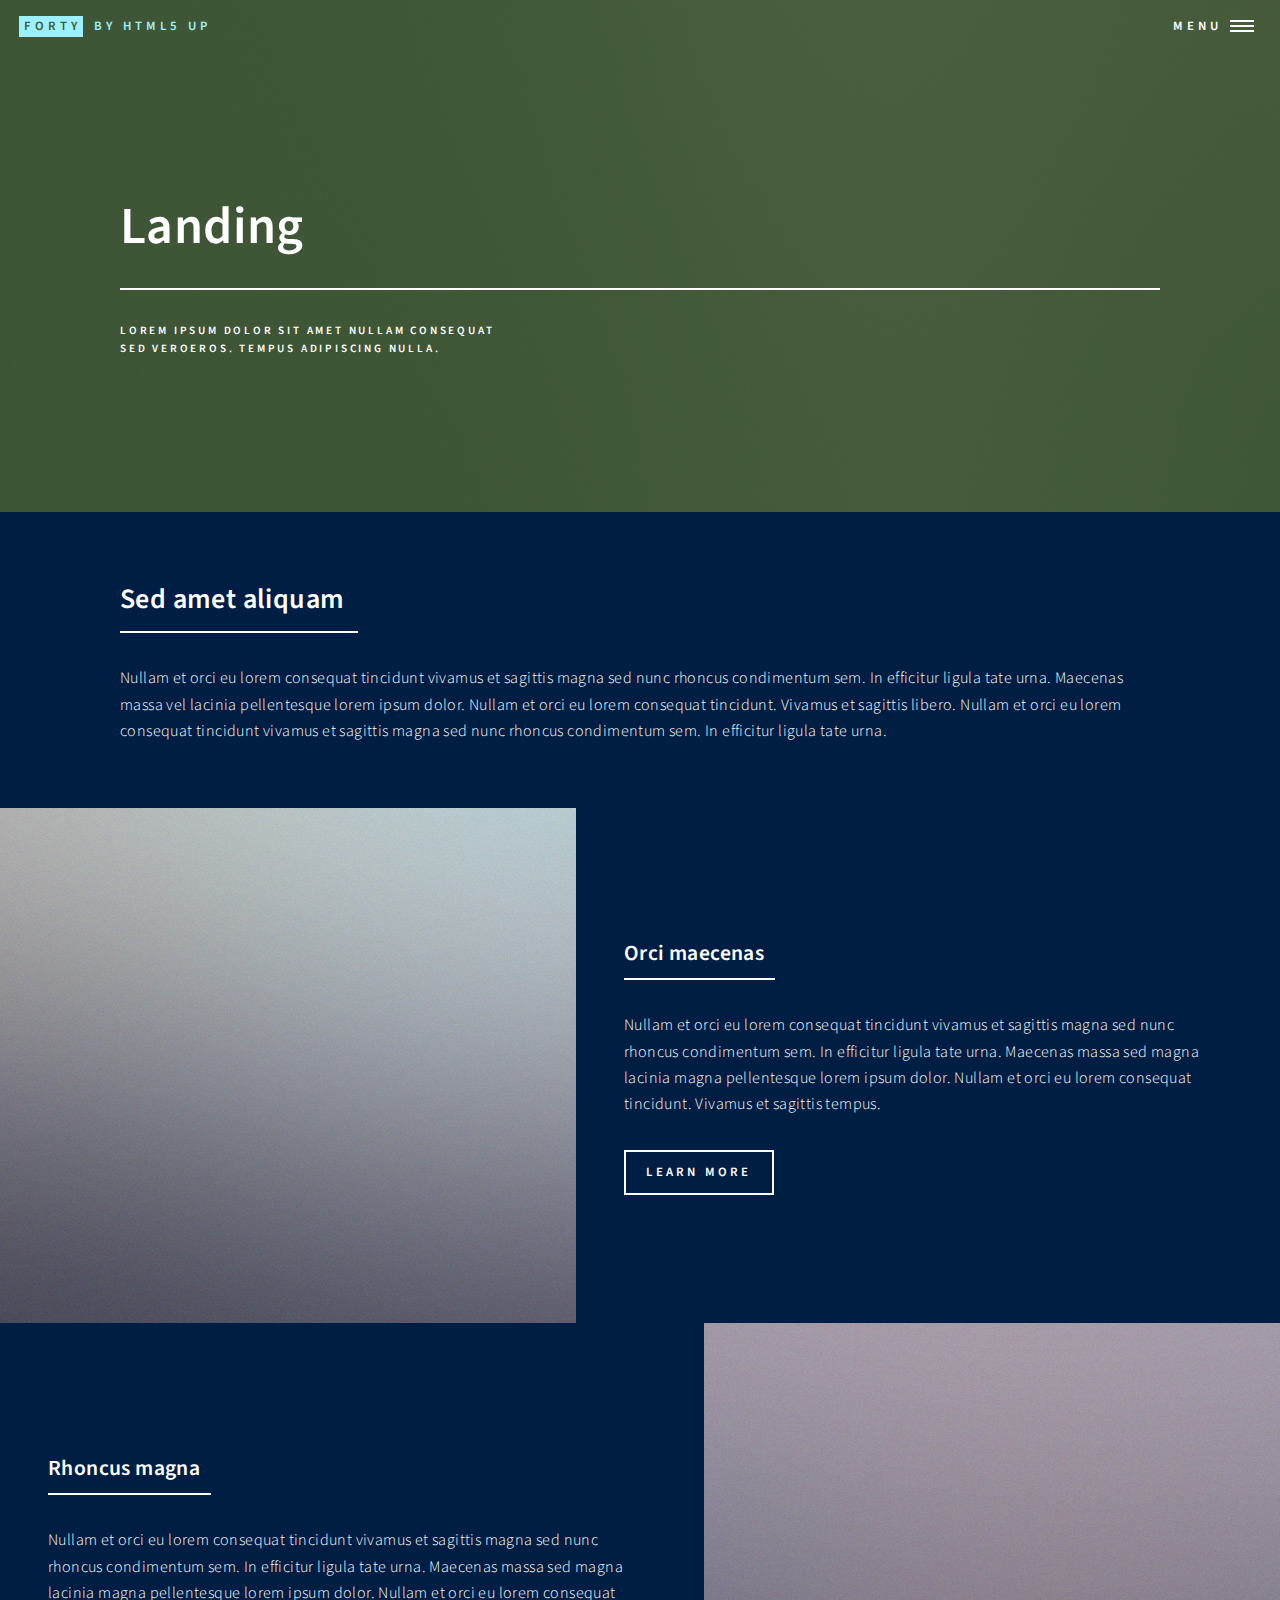
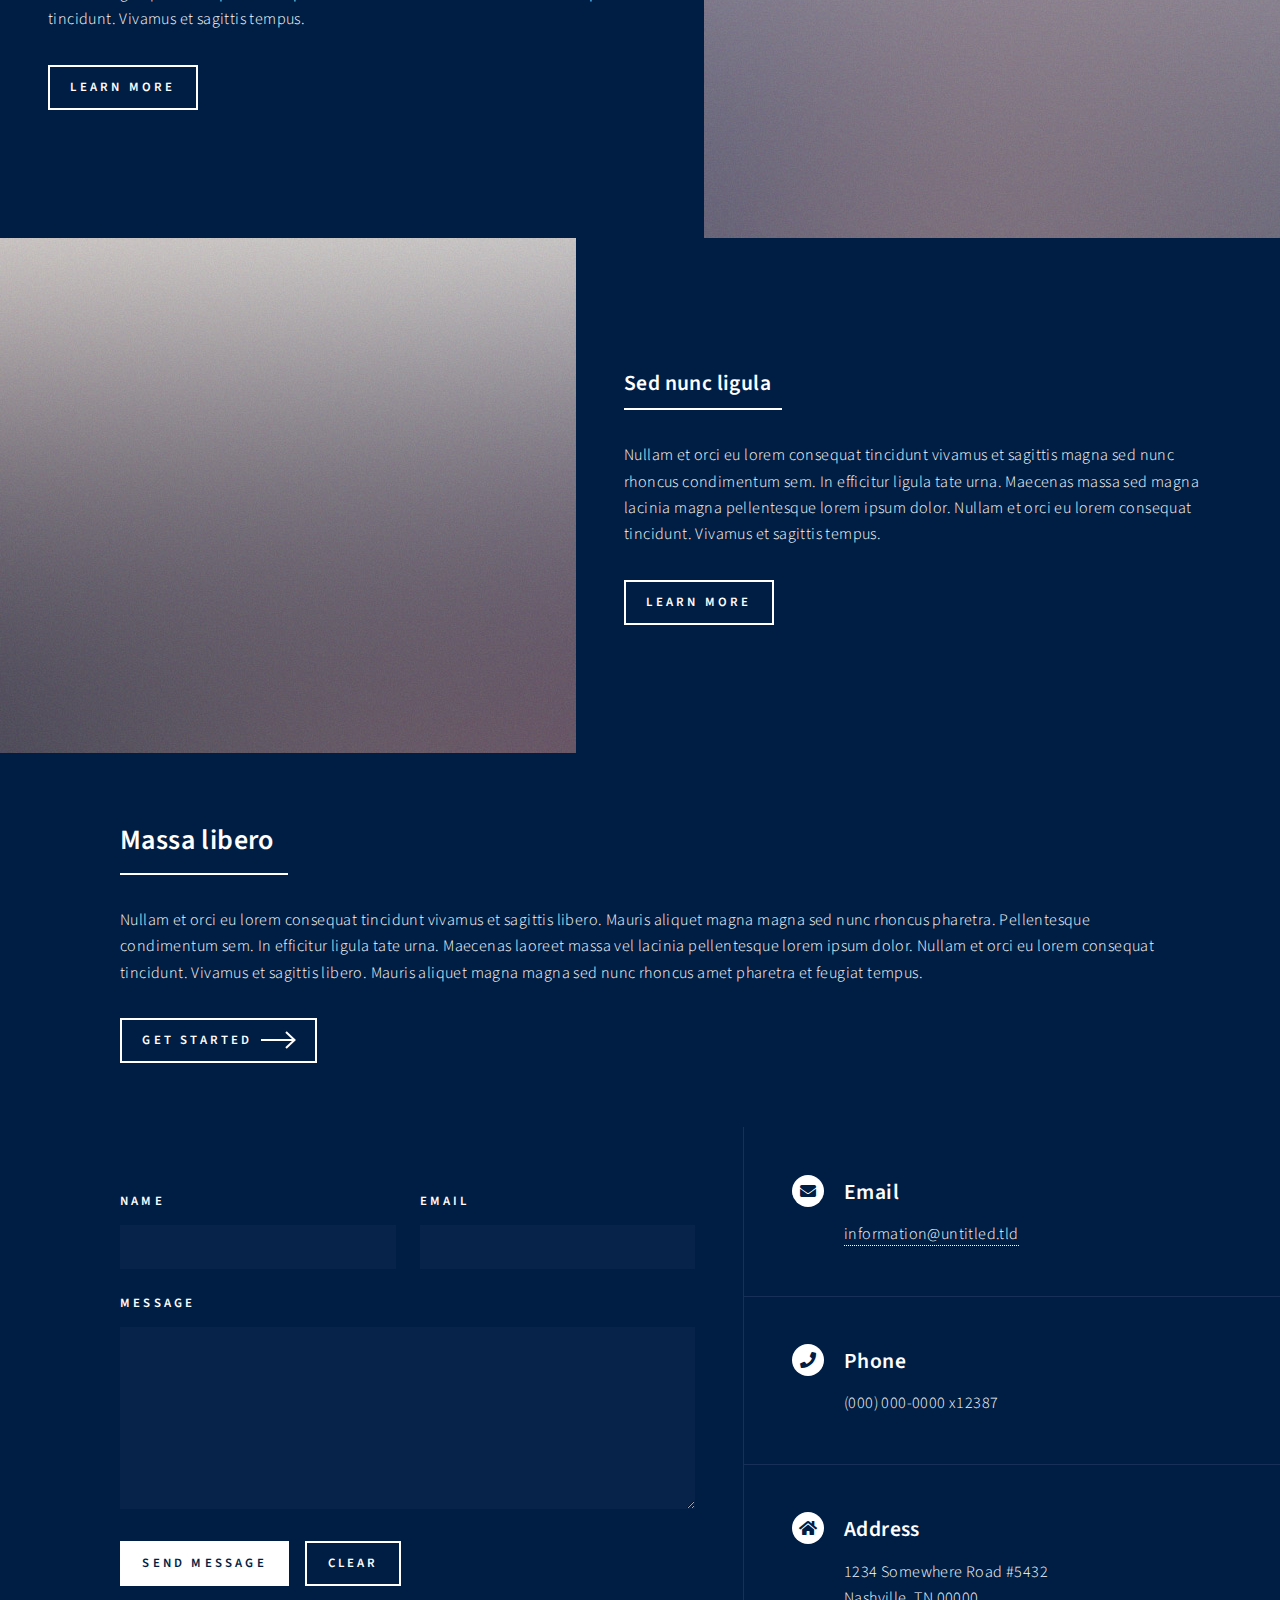
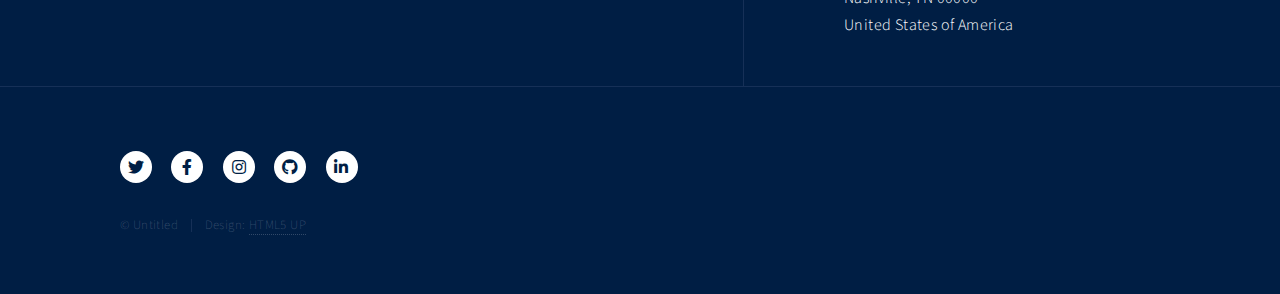
<file: landing.html>
<!DOCTYPE HTML>
<!--
	Forty by HTML5 UP
	html5up.net | @ajlkn
	Free for personal and commercial use under the CCA 3.0 license (html5up.net/license)
-->
<html>
	<head>
		<title>Landing - Forty by HTML5 UP</title>
		<meta charset="utf-8" />
		<meta name="viewport" content="width=device-width, initial-scale=1, user-scalable=no" />
		<link rel="stylesheet" href="assets/css/main.css" />
		<noscript><link rel="stylesheet" href="assets/css/noscript.css" /></noscript>
	</head>
	<body class="is-preload">

		<!-- Wrapper -->
			<div id="wrapper">

				<!-- Header -->
				<!-- Note: The "styleN" class below should match that of the banner element. -->
					<header id="header" class="alt style2">
						<a href="index.html" class="logo"><strong>Forty</strong> <span>by HTML5 UP</span></a>
						<nav>
							<a href="#menu">Menu</a>
						</nav>
					</header>

				<!-- Menu -->
					<nav id="menu">
						<ul class="links">
							<li><a href="index.html">Home</a></li>
							<li><a href="landing.html">Landing</a></li>
							<li><a href="generic.html">Generic</a></li>
							<li><a href="elements.html">Elements</a></li>
						</ul>
						<ul class="actions stacked">
							<li><a href="#" class="button primary fit">Get Started</a></li>
							<li><a href="#" class="button fit">Log In</a></li>
						</ul>
					</nav>

				<!-- Banner -->
				<!-- Note: The "styleN" class below should match that of the header element. -->
					<section id="banner" class="style2">
						<div class="inner">
							<span class="image">
								<img src="images/pic07.jpg" alt="" />
							</span>
							<header class="major">
								<h1>Landing</h1>
							</header>
							<div class="content">
								<p>Lorem ipsum dolor sit amet nullam consequat<br />
								sed veroeros. tempus adipiscing nulla.</p>
							</div>
						</div>
					</section>

				<!-- Main -->
					<div id="main">

						<!-- One -->
							<section id="one">
								<div class="inner">
									<header class="major">
										<h2>Sed amet aliquam</h2>
									</header>
									<p>Nullam et orci eu lorem consequat tincidunt vivamus et sagittis magna sed nunc rhoncus condimentum sem. In efficitur ligula tate urna. Maecenas massa vel lacinia pellentesque lorem ipsum dolor. Nullam et orci eu lorem consequat tincidunt. Vivamus et sagittis libero. Nullam et orci eu lorem consequat tincidunt vivamus et sagittis magna sed nunc rhoncus condimentum sem. In efficitur ligula tate urna.</p>
								</div>
							</section>

						<!-- Two -->
							<section id="two" class="spotlights">
								<section>
									<a href="generic.html" class="image">
										<img src="images/pic08.jpg" alt="" data-position="center center" />
									</a>
									<div class="content">
										<div class="inner">
											<header class="major">
												<h3>Orci maecenas</h3>
											</header>
											<p>Nullam et orci eu lorem consequat tincidunt vivamus et sagittis magna sed nunc rhoncus condimentum sem. In efficitur ligula tate urna. Maecenas massa sed magna lacinia magna pellentesque lorem ipsum dolor. Nullam et orci eu lorem consequat tincidunt. Vivamus et sagittis tempus.</p>
											<ul class="actions">
												<li><a href="generic.html" class="button">Learn more</a></li>
											</ul>
										</div>
									</div>
								</section>
								<section>
									<a href="generic.html" class="image">
										<img src="images/pic09.jpg" alt="" data-position="top center" />
									</a>
									<div class="content">
										<div class="inner">
											<header class="major">
												<h3>Rhoncus magna</h3>
											</header>
											<p>Nullam et orci eu lorem consequat tincidunt vivamus et sagittis magna sed nunc rhoncus condimentum sem. In efficitur ligula tate urna. Maecenas massa sed magna lacinia magna pellentesque lorem ipsum dolor. Nullam et orci eu lorem consequat tincidunt. Vivamus et sagittis tempus.</p>
											<ul class="actions">
												<li><a href="generic.html" class="button">Learn more</a></li>
											</ul>
										</div>
									</div>
								</section>
								<section>
									<a href="generic.html" class="image">
										<img src="images/pic10.jpg" alt="" data-position="25% 25%" />
									</a>
									<div class="content">
										<div class="inner">
											<header class="major">
												<h3>Sed nunc ligula</h3>
											</header>
											<p>Nullam et orci eu lorem consequat tincidunt vivamus et sagittis magna sed nunc rhoncus condimentum sem. In efficitur ligula tate urna. Maecenas massa sed magna lacinia magna pellentesque lorem ipsum dolor. Nullam et orci eu lorem consequat tincidunt. Vivamus et sagittis tempus.</p>
											<ul class="actions">
												<li><a href="generic.html" class="button">Learn more</a></li>
											</ul>
										</div>
									</div>
								</section>
							</section>

						<!-- Three -->
							<section id="three">
								<div class="inner">
									<header class="major">
										<h2>Massa libero</h2>
									</header>
									<p>Nullam et orci eu lorem consequat tincidunt vivamus et sagittis libero. Mauris aliquet magna magna sed nunc rhoncus pharetra. Pellentesque condimentum sem. In efficitur ligula tate urna. Maecenas laoreet massa vel lacinia pellentesque lorem ipsum dolor. Nullam et orci eu lorem consequat tincidunt. Vivamus et sagittis libero. Mauris aliquet magna magna sed nunc rhoncus amet pharetra et feugiat tempus.</p>
									<ul class="actions">
										<li><a href="generic.html" class="button next">Get Started</a></li>
									</ul>
								</div>
							</section>

					</div>

				<!-- Contact -->
					<section id="contact">
						<div class="inner">
							<section>
								<form method="post" action="#">
									<div class="fields">
										<div class="field half">
											<label for="name">Name</label>
											<input type="text" name="name" id="name" />
										</div>
										<div class="field half">
											<label for="email">Email</label>
											<input type="text" name="email" id="email" />
										</div>
										<div class="field">
											<label for="message">Message</label>
											<textarea name="message" id="message" rows="6"></textarea>
										</div>
									</div>
									<ul class="actions">
										<li><input type="submit" value="Send Message" class="primary" /></li>
										<li><input type="reset" value="Clear" /></li>
									</ul>
								</form>
							</section>
							<section class="split">
								<section>
									<div class="contact-method">
										<span class="icon solid alt fa-envelope"></span>
										<h3>Email</h3>
										<a href="#">information@untitled.tld</a>
									</div>
								</section>
								<section>
									<div class="contact-method">
										<span class="icon solid alt fa-phone"></span>
										<h3>Phone</h3>
										<span>(000) 000-0000 x12387</span>
									</div>
								</section>
								<section>
									<div class="contact-method">
										<span class="icon solid alt fa-home"></span>
										<h3>Address</h3>
										<span>1234 Somewhere Road #5432<br />
										Nashville, TN 00000<br />
										United States of America</span>
									</div>
								</section>
							</section>
						</div>
					</section>

				<!-- Footer -->
					<footer id="footer">
						<div class="inner">
							<ul class="icons">
								<li><a href="#" class="icon brands alt fa-twitter"><span class="label">Twitter</span></a></li>
								<li><a href="#" class="icon brands alt fa-facebook-f"><span class="label">Facebook</span></a></li>
								<li><a href="#" class="icon brands alt fa-instagram"><span class="label">Instagram</span></a></li>
								<li><a href="#" class="icon brands alt fa-github"><span class="label">GitHub</span></a></li>
								<li><a href="#" class="icon brands alt fa-linkedin-in"><span class="label">LinkedIn</span></a></li>
							</ul>
							<ul class="copyright">
								<li>&copy; Untitled</li><li>Design: <a href="https://html5up.net">HTML5 UP</a></li>
							</ul>
						</div>
					</footer>

			</div>

		<!-- Scripts -->
			<script src="assets/js/jquery.min.js"></script>
			<script src="assets/js/jquery.scrolly.min.js"></script>
			<script src="assets/js/jquery.scrollex.min.js"></script>
			<script src="assets/js/browser.min.js"></script>
			<script src="assets/js/breakpoints.min.js"></script>
			<script src="assets/js/util.js"></script>
			<script src="assets/js/main.js"></script>

	</body>
</html>
</file>
<file: assets/css/noscript.css>
/*
	Forty by HTML5 UP
	html5up.net | @ajlkn
	Free for personal and commercial use under the CCA 3.0 license (html5up.net/license)
*/

/* Banner */

	body.is-preload #banner:after {
		opacity: 0.85;
	}

	body.is-preload #banner > .inner {
		-moz-filter: none;
		-webkit-filter: none;
		-ms-filter: none;
		filter: none;
		-moz-transform: none;
		-webkit-transform: none;
		-ms-transform: none;
		transform: none;
		opacity: 1;
	}
</file>
<file: assets/css/main.css>
@import url(fontawesome-all.min.css);
@import url("https://fonts.googleapis.com/css?family=Source+Sans+Pro:300,300italic,600,600italic");

html, body, div, span, applet, object,
iframe, h1, h2, h3, h4, h5, h6, p, blockquote,
pre, a, abbr, acronym, address, big, cite,
code, del, dfn, em, img, ins, kbd, q, s, samp,
small, strike, strong, sub, sup, tt, var, b,
u, i, center, dl, dt, dd, ol, ul, li, fieldset,
form, label, legend, table, caption, tbody,
tfoot, thead, tr, th, td, article, aside,
canvas, details, embed, figure, figcaption,
footer, header, hgroup, menu, nav, output, ruby,
section, summary, time, mark, audio, video {
	margin: 0;
	padding: 0;
	border: 0;
	font-size: 100%;
	font: inherit;
	vertical-align: baseline;}

article, aside, details, figcaption, figure,
footer, header, hgroup, menu, nav, section {
	display: block;}

.responsiveCal {
 position: relative; padding-bottom: 150%; padding-left: 40%; padding-right: 40%; height: 0; overflow: hidden;
 }
 .responsiveCal iframe {
 position: absolute; top:0; left: 0; width: 100%; height: 100%;
}

body {
	line-height: 1;
}

ol, ul {
	list-style: none;
}

blockquote, q {
	quotes: none;
}

	blockquote:before, blockquote:after, q:before, q:after {
		content: '';
		content: none;
	}

table {
	border-collapse: collapse;
	border-spacing: 0;
}

body {
	-webkit-text-size-adjust: none;
}

mark {
	background-color: transparent;
	color: inherit;
}

input::-moz-focus-inner {
	border: 0;
	padding: 0;
}

input, select, textarea {
	-moz-appearance: none;
	-webkit-appearance: none;
	-ms-appearance: none;
	appearance: none;
}

/* Basic */

	@-ms-viewport {
		width: device-width;
	}

	body {
		-ms-overflow-style: scrollbar;
	}

	@media screen and (max-width: 480px) {

		html, body {
			min-width: 320px;
		}

	}

	html {
		box-sizing: border-box;
	}

	*, *:before, *:after {
		box-sizing: inherit;
	}

	body {
		background: #001e44;
	}

		body.is-preload *, body.is-preload *:before, body.is-preload *:after {
			-moz-animation: none !important;
			-webkit-animation: none !important;
			-ms-animation: none !important;
			animation: none !important;
			-moz-transition: none !important;
			-webkit-transition: none !important;
			-ms-transition: none !important;
			transition: none !important;
		}

/* Type */

	body, input, select, textarea {
		color: #ffffff;
		font-family: "Source Sans Pro", Helvetica, sans-serif;
		font-size: 17pt;
		font-weight: 300;
		letter-spacing: 0.025em;
		line-height: 1.65;
	}

		@media screen and (max-width: 1680px) {

			body, input, select, textarea {
				font-size: 14pt;
			}

		}

		@media screen and (max-width: 1280px) {

			body, input, select, textarea {
				font-size: 12pt;
			}

		}

		@media screen and (max-width: 360px) {

			body, input, select, textarea {
				font-size: 11pt;
			}

		}

	a {
		-moz-transition: color 0.2s ease-in-out, border-bottom-color 0.2s ease-in-out;
		-webkit-transition: color 0.2s ease-in-out, border-bottom-color 0.2s ease-in-out;
		-ms-transition: color 0.2s ease-in-out, border-bottom-color 0.2s ease-in-out;
		transition: color 0.2s ease-in-out, border-bottom-color 0.2s ease-in-out;
		border-bottom: dotted 1px;
		color: inherit;
		text-decoration: none;
	}

		a:hover {
			border-bottom-color: transparent;
			color: #9bf1ff !important;
		}

		a:active {
			color: #53e3fb !important;
		}

	strong, b {
		color: #ffffff;
		font-weight: 600;
	}

	em, i {
		font-style: italic;
	}

	p {
		margin: 0 0 2em 0;
	}

	h1, h2, h3, h4, h5, h6 {
		color: #ffffff;
		font-weight: 600;
		line-height: 1.65;
		margin: 0 0 1em 0;
	}

		h1 a, h2 a, h3 a, h4 a, h5 a, h6 a {
			color: inherit;
			border-bottom: 0;
		}

	h1 {
		font-size: 2.5em;
	}

	h2 {
		font-size: 1.75em;
	}

	h3 {
		font-size: 1.35em;
	}

	h4 {
		font-size: 1.1em;
	}

	h5 {
		font-size: 0.9em;
	}

	h6 {
		font-size: 0.7em;
	}

	@media screen and (max-width: 736px) {

		h1 {
			font-size: 2em;
		}

		h2 {
			font-size: 1.5em;
		}

		h3 {
			font-size: 1.25em;
		}

	}

	sub {
		font-size: 0.8em;
		position: relative;
		top: 0.5em;
	}

	sup {
		font-size: 0.8em;
		position: relative;
		top: -0.5em;
	}

	blockquote {
		border-left: solid 4px rgba(212, 212, 255, 0.1);
		font-style: italic;
		margin: 0 0 2em 0;
		padding: 0.5em 0 0.5em 2em;
	}

	code {
		background: rgba(212, 212, 255, 0.035);
		font-family: "Courier New", monospace;
		font-size: 0.9em;
		margin: 0 0.25em;
		padding: 0.25em 0.65em;
	}

	pre {
		-webkit-overflow-scrolling: touch;
		font-family: "Courier New", monospace;
		font-size: 0.9em;
		margin: 0 0 2em 0;
	}

		pre code {
			display: block;
			line-height: 1.75;
			padding: 1em 1.5em;
			overflow-x: auto;
		}

	hr {
		border: 0;
		border-bottom: solid 1px rgba(212, 212, 255, 0.1);
		margin: 2em 0;
	}

		hr.major {
			margin: 3em 0;
		}

	.align-left {
		text-align: left;
	}

	.align-center {
		text-align: center;
	}

	.align-right {
		text-align: right;
	}

/* Row */

	.row {
		display: flex;
		flex-wrap: wrap;
		box-sizing: border-box;
		align-items: stretch;
	}

		.row > * {
			box-sizing: border-box;
		}

		.row.gtr-uniform > * > :last-child {
			margin-bottom: 0;
		}

		.row.aln-left {
			justify-content: flex-start;
		}

		.row.aln-center {
			justify-content: center;
		}

		.row.aln-right {
			justify-content: flex-end;
		}

		.row.aln-top {
			align-items: flex-start;
		}

		.row.aln-middle {
			align-items: center;
		}

		.row.aln-bottom {
			align-items: flex-end;
		}

		.row > .imp {
			order: -1;
		}

		.row > .col-1 {
			width: 8.33333%;
		}

		.row > .off-1 {
			margin-left: 8.33333%;
		}

		.row > .col-2 {
			width: 16.66667%;
		}

		.row > .off-2 {
			margin-left: 16.66667%;
		}

		.row > .col-3 {
			width: 25%;
		}

		.row > .off-3 {
			margin-left: 25%;
		}

		.row > .col-4 {
			width: 33.33333%;
		}

		.row > .off-4 {
			margin-left: 33.33333%;
		}

		.row > .col-5 {
			width: 41.66667%;
		}

		.row > .off-5 {
			margin-left: 41.66667%;
		}

		.row > .col-6 {
			width: 50%;
		}

		.row > .off-6 {
			margin-left: 50%;
		}

		.row > .col-7 {
			width: 58.33333%;
		}

		.row > .off-7 {
			margin-left: 58.33333%;
		}

		.row > .col-8 {
			width: 66.66667%;
		}

		.row > .off-8 {
			margin-left: 66.66667%;
		}

		.row > .col-9 {
			width: 75%;
		}

		.row > .off-9 {
			margin-left: 75%;
		}

		.row > .col-10 {
			width: 83.33333%;
		}

		.row > .off-10 {
			margin-left: 83.33333%;
		}

		.row > .col-11 {
			width: 91.66667%;
		}

		.row > .off-11 {
			margin-left: 91.66667%;
		}

		.row > .col-12 {
			width: 100%;
		}

		.row > .off-12 {
			margin-left: 100%;
		}

		.row.gtr-0 {
			margin-top: 0;
			margin-left: 0em;
		}

			.row.gtr-0 > * {
				padding: 0 0 0 0em;
			}

			.row.gtr-0.gtr-uniform {
				margin-top: 0em;
			}

				.row.gtr-0.gtr-uniform > * {
					padding-top: 0em;
				}

		.row.gtr-25 {
			margin-top: 0;
			margin-left: -0.5em;
		}

			.row.gtr-25 > * {
				padding: 0 0 0 0.5em;
			}

			.row.gtr-25.gtr-uniform {
				margin-top: -0.5em;
			}

				.row.gtr-25.gtr-uniform > * {
					padding-top: 0.5em;
				}

		.row.gtr-50 {
			margin-top: 0;
			margin-left: -1em;
		}

			.row.gtr-50 > * {
				padding: 0 0 0 1em;
			}

			.row.gtr-50.gtr-uniform {
				margin-top: -1em;
			}

				.row.gtr-50.gtr-uniform > * {
					padding-top: 1em;
				}

		.row {
			margin-top: 0;
			margin-left: -2em;
		}

			.row > * {
				padding: 0 0 0 2em;
			}

			.row.gtr-uniform {
				margin-top: -2em;
			}

				.row.gtr-uniform > * {
					padding-top: 2em;
				}

		.row.gtr-150 {
			margin-top: 0;
			margin-left: -3em;
		}

			.row.gtr-150 > * {
				padding: 0 0 0 3em;
			}

			.row.gtr-150.gtr-uniform {
				margin-top: -3em;
			}

				.row.gtr-150.gtr-uniform > * {
					padding-top: 3em;
				}

		.row.gtr-200 {
			margin-top: 0;
			margin-left: -4em;
		}

			.row.gtr-200 > * {
				padding: 0 0 0 4em;
			}

			.row.gtr-200.gtr-uniform {
				margin-top: -4em;
			}

				.row.gtr-200.gtr-uniform > * {
					padding-top: 4em;
				}

		@media screen and (max-width: 1680px) {

			.row {
				display: flex;
				flex-wrap: wrap;
				box-sizing: border-box;
				align-items: stretch;
			}

				.row > * {
					box-sizing: border-box;
				}

				.row.gtr-uniform > * > :last-child {
					margin-bottom: 0;
				}

				.row.aln-left {
					justify-content: flex-start;
				}

				.row.aln-center {
					justify-content: center;
				}

				.row.aln-right {
					justify-content: flex-end;
				}

				.row.aln-top {
					align-items: flex-start;
				}

				.row.aln-middle {
					align-items: center;
				}

				.row.aln-bottom {
					align-items: flex-end;
				}

				.row > .imp-xlarge {
					order: -1;
				}

				.row > .col-1-xlarge {
					width: 8.33333%;
				}

				.row > .off-1-xlarge {
					margin-left: 8.33333%;
				}

				.row > .col-2-xlarge {
					width: 16.66667%;
				}

				.row > .off-2-xlarge {
					margin-left: 16.66667%;
				}

				.row > .col-3-xlarge {
					width: 25%;
				}

				.row > .off-3-xlarge {
					margin-left: 25%;
				}

				.row > .col-4-xlarge {
					width: 33.33333%;
				}

				.row > .off-4-xlarge {
					margin-left: 33.33333%;
				}

				.row > .col-5-xlarge {
					width: 41.66667%;
				}

				.row > .off-5-xlarge {
					margin-left: 41.66667%;
				}

				.row > .col-6-xlarge {
					width: 50%;
				}

				.row > .off-6-xlarge {
					margin-left: 50%;
				}

				.row > .col-7-xlarge {
					width: 58.33333%;
				}

				.row > .off-7-xlarge {
					margin-left: 58.33333%;
				}

				.row > .col-8-xlarge {
					width: 66.66667%;
				}

				.row > .off-8-xlarge {
					margin-left: 66.66667%;
				}

				.row > .col-9-xlarge {
					width: 75%;
				}

				.row > .off-9-xlarge {
					margin-left: 75%;
				}

				.row > .col-10-xlarge {
					width: 83.33333%;
				}

				.row > .off-10-xlarge {
					margin-left: 83.33333%;
				}

				.row > .col-11-xlarge {
					width: 91.66667%;
				}

				.row > .off-11-xlarge {
					margin-left: 91.66667%;
				}

				.row > .col-12-xlarge {
					width: 100%;
				}

				.row > .off-12-xlarge {
					margin-left: 100%;
				}

				.row.gtr-0 {
					margin-top: 0;
					margin-left: 0em;
				}

					.row.gtr-0 > * {
						padding: 0 0 0 0em;
					}

					.row.gtr-0.gtr-uniform {
						margin-top: 0em;
					}

						.row.gtr-0.gtr-uniform > * {
							padding-top: 0em;
						}

				.row.gtr-25 {
					margin-top: 0;
					margin-left: -0.5em;
				}

					.row.gtr-25 > * {
						padding: 0 0 0 0.5em;
					}

					.row.gtr-25.gtr-uniform {
						margin-top: -0.5em;
					}

						.row.gtr-25.gtr-uniform > * {
							padding-top: 0.5em;
						}

				.row.gtr-50 {
					margin-top: 0;
					margin-left: -1em;
				}

					.row.gtr-50 > * {
						padding: 0 0 0 1em;
					}

					.row.gtr-50.gtr-uniform {
						margin-top: -1em;
					}

						.row.gtr-50.gtr-uniform > * {
							padding-top: 1em;
						}

				.row {
					margin-top: 0;
					margin-left: -2em;
				}

					.row > * {
						padding: 0 0 0 2em;
					}

					.row.gtr-uniform {
						margin-top: -2em;
					}

						.row.gtr-uniform > * {
							padding-top: 2em;
						}

				.row.gtr-150 {
					margin-top: 0;
					margin-left: -3em;
				}

					.row.gtr-150 > * {
						padding: 0 0 0 3em;
					}

					.row.gtr-150.gtr-uniform {
						margin-top: -3em;
					}

						.row.gtr-150.gtr-uniform > * {
							padding-top: 3em;
						}

				.row.gtr-200 {
					margin-top: 0;
					margin-left: -4em;
				}

					.row.gtr-200 > * {
						padding: 0 0 0 4em;
					}

					.row.gtr-200.gtr-uniform {
						margin-top: -4em;
					}

						.row.gtr-200.gtr-uniform > * {
							padding-top: 4em;
						}

		}

		@media screen and (max-width: 1280px) {

			.row {
				display: flex;
				flex-wrap: wrap;
				box-sizing: border-box;
				align-items: stretch;
			}

				.row > * {
					box-sizing: border-box;
				}

				.row.gtr-uniform > * > :last-child {
					margin-bottom: 0;
				}

				.row.aln-left {
					justify-content: flex-start;
				}

				.row.aln-center {
					justify-content: center;
				}

				.row.aln-right {
					justify-content: flex-end;
				}

				.row.aln-top {
					align-items: flex-start;
				}

				.row.aln-middle {
					align-items: center;
				}

				.row.aln-bottom {
					align-items: flex-end;
				}

				.row > .imp-large {
					order: -1;
				}

				.row > .col-1-large {
					width: 8.33333%;
				}

				.row > .off-1-large {
					margin-left: 8.33333%;
				}

				.row > .col-2-large {
					width: 16.66667%;
				}

				.row > .off-2-large {
					margin-left: 16.66667%;
				}

				.row > .col-3-large {
					width: 25%;
				}

				.row > .off-3-large {
					margin-left: 25%;
				}

				.row > .col-4-large {
					width: 33.33333%;
				}

				.row > .off-4-large {
					margin-left: 33.33333%;
				}

				.row > .col-5-large {
					width: 41.66667%;
				}

				.row > .off-5-large {
					margin-left: 41.66667%;
				}

				.row > .col-6-large {
					width: 50%;
				}

				.row > .off-6-large {
					margin-left: 50%;
				}

				.row > .col-7-large {
					width: 58.33333%;
				}

				.row > .off-7-large {
					margin-left: 58.33333%;
				}

				.row > .col-8-large {
					width: 66.66667%;
				}

				.row > .off-8-large {
					margin-left: 66.66667%;
				}

				.row > .col-9-large {
					width: 75%;
				}

				.row > .off-9-large {
					margin-left: 75%;
				}

				.row > .col-10-large {
					width: 83.33333%;
				}

				.row > .off-10-large {
					margin-left: 83.33333%;
				}

				.row > .col-11-large {
					width: 91.66667%;
				}

				.row > .off-11-large {
					margin-left: 91.66667%;
				}

				.row > .col-12-large {
					width: 100%;
				}

				.row > .off-12-large {
					margin-left: 100%;
				}

				.row.gtr-0 {
					margin-top: 0;
					margin-left: 0em;
				}

					.row.gtr-0 > * {
						padding: 0 0 0 0em;
					}

					.row.gtr-0.gtr-uniform {
						margin-top: 0em;
					}

						.row.gtr-0.gtr-uniform > * {
							padding-top: 0em;
						}

				.row.gtr-25 {
					margin-top: 0;
					margin-left: -0.375em;
				}

					.row.gtr-25 > * {
						padding: 0 0 0 0.375em;
					}

					.row.gtr-25.gtr-uniform {
						margin-top: -0.375em;
					}

						.row.gtr-25.gtr-uniform > * {
							padding-top: 0.375em;
						}

				.row.gtr-50 {
					margin-top: 0;
					margin-left: -0.75em;
				}

					.row.gtr-50 > * {
						padding: 0 0 0 0.75em;
					}

					.row.gtr-50.gtr-uniform {
						margin-top: -0.75em;
					}

						.row.gtr-50.gtr-uniform > * {
							padding-top: 0.75em;
						}

				.row {
					margin-top: 0;
					margin-left: -1.5em;
				}

					.row > * {
						padding: 0 0 0 1.5em;
					}

					.row.gtr-uniform {
						margin-top: -1.5em;
					}

						.row.gtr-uniform > * {
							padding-top: 1.5em;
						}

				.row.gtr-150 {
					margin-top: 0;
					margin-left: -2.25em;
				}

					.row.gtr-150 > * {
						padding: 0 0 0 2.25em;
					}

					.row.gtr-150.gtr-uniform {
						margin-top: -2.25em;
					}

						.row.gtr-150.gtr-uniform > * {
							padding-top: 2.25em;
						}

				.row.gtr-200 {
					margin-top: 0;
					margin-left: -3em;
				}

					.row.gtr-200 > * {
						padding: 0 0 0 3em;
					}

					.row.gtr-200.gtr-uniform {
						margin-top: -3em;
					}

						.row.gtr-200.gtr-uniform > * {
							padding-top: 3em;
						}

		}

		@media screen and (max-width: 980px) {

			.row {
				display: flex;
				flex-wrap: wrap;
				box-sizing: border-box;
				align-items: stretch;
			}

				.row > * {
					box-sizing: border-box;
				}

				.row.gtr-uniform > * > :last-child {
					margin-bottom: 0;
				}

				.row.aln-left {
					justify-content: flex-start;
				}

				.row.aln-center {
					justify-content: center;
				}

				.row.aln-right {
					justify-content: flex-end;
				}

				.row.aln-top {
					align-items: flex-start;
				}

				.row.aln-middle {
					align-items: center;
				}

				.row.aln-bottom {
					align-items: flex-end;
				}

				.row > .imp-medium {
					order: -1;
				}

				.row > .col-1-medium {
					width: 8.33333%;
				}

				.row > .off-1-medium {
					margin-left: 8.33333%;
				}

				.row > .col-2-medium {
					width: 16.66667%;
				}

				.row > .off-2-medium {
					margin-left: 16.66667%;
				}

				.row > .col-3-medium {
					width: 25%;
				}

				.row > .off-3-medium {
					margin-left: 25%;
				}

				.row > .col-4-medium {
					width: 33.33333%;
				}

				.row > .off-4-medium {
					margin-left: 33.33333%;
				}

				.row > .col-5-medium {
					width: 41.66667%;
				}

				.row > .off-5-medium {
					margin-left: 41.66667%;
				}

				.row > .col-6-medium {
					width: 50%;
				}

				.row > .off-6-medium {
					margin-left: 50%;
				}

				.row > .col-7-medium {
					width: 58.33333%;
				}

				.row > .off-7-medium {
					margin-left: 58.33333%;
				}

				.row > .col-8-medium {
					width: 66.66667%;
				}

				.row > .off-8-medium {
					margin-left: 66.66667%;
				}

				.row > .col-9-medium {
					width: 75%;
				}

				.row > .off-9-medium {
					margin-left: 75%;
				}

				.row > .col-10-medium {
					width: 83.33333%;
				}

				.row > .off-10-medium {
					margin-left: 83.33333%;
				}

				.row > .col-11-medium {
					width: 91.66667%;
				}

				.row > .off-11-medium {
					margin-left: 91.66667%;
				}

				.row > .col-12-medium {
					width: 100%;
				}

				.row > .off-12-medium {
					margin-left: 100%;
				}

				.row.gtr-0 {
					margin-top: 0;
					margin-left: 0em;
				}

					.row.gtr-0 > * {
						padding: 0 0 0 0em;
					}

					.row.gtr-0.gtr-uniform {
						margin-top: 0em;
					}

						.row.gtr-0.gtr-uniform > * {
							padding-top: 0em;
						}

				.row.gtr-25 {
					margin-top: 0;
					margin-left: -0.375em;
				}

					.row.gtr-25 > * {
						padding: 0 0 0 0.375em;
					}

					.row.gtr-25.gtr-uniform {
						margin-top: -0.375em;
					}

						.row.gtr-25.gtr-uniform > * {
							padding-top: 0.375em;
						}

				.row.gtr-50 {
					margin-top: 0;
					margin-left: -0.75em;
				}

					.row.gtr-50 > * {
						padding: 0 0 0 0.75em;
					}

					.row.gtr-50.gtr-uniform {
						margin-top: -0.75em;
					}

						.row.gtr-50.gtr-uniform > * {
							padding-top: 0.75em;
						}

				.row {
					margin-top: 0;
					margin-left: -1.5em;
				}

					.row > * {
						padding: 0 0 0 1.5em;
					}

					.row.gtr-uniform {
						margin-top: -1.5em;
					}

						.row.gtr-uniform > * {
							padding-top: 1.5em;
						}

				.row.gtr-150 {
					margin-top: 0;
					margin-left: -2.25em;
				}

					.row.gtr-150 > * {
						padding: 0 0 0 2.25em;
					}

					.row.gtr-150.gtr-uniform {
						margin-top: -2.25em;
					}

						.row.gtr-150.gtr-uniform > * {
							padding-top: 2.25em;
						}

				.row.gtr-200 {
					margin-top: 0;
					margin-left: -3em;
				}

					.row.gtr-200 > * {
						padding: 0 0 0 3em;
					}

					.row.gtr-200.gtr-uniform {
						margin-top: -3em;
					}

						.row.gtr-200.gtr-uniform > * {
							padding-top: 3em;
						}

		}

		@media screen and (max-width: 736px) {

			.row {
				display: flex;
				flex-wrap: wrap;
				box-sizing: border-box;
				align-items: stretch;
			}

				.row > * {
					box-sizing: border-box;
				}

				.row.gtr-uniform > * > :last-child {
					margin-bottom: 0;
				}

				.row.aln-left {
					justify-content: flex-start;
				}

				.row.aln-center {
					justify-content: center;
				}

				.row.aln-right {
					justify-content: flex-end;
				}

				.row.aln-top {
					align-items: flex-start;
				}

				.row.aln-middle {
					align-items: center;
				}

				.row.aln-bottom {
					align-items: flex-end;
				}

				.row > .imp-small {
					order: -1;
				}

				.row > .col-1-small {
					width: 8.33333%;
				}

				.row > .off-1-small {
					margin-left: 8.33333%;
				}

				.row > .col-2-small {
					width: 16.66667%;
				}

				.row > .off-2-small {
					margin-left: 16.66667%;
				}

				.row > .col-3-small {
					width: 25%;
				}

				.row > .off-3-small {
					margin-left: 25%;
				}

				.row > .col-4-small {
					width: 33.33333%;
				}

				.row > .off-4-small {
					margin-left: 33.33333%;
				}

				.row > .col-5-small {
					width: 41.66667%;
				}

				.row > .off-5-small {
					margin-left: 41.66667%;
				}

				.row > .col-6-small {
					width: 50%;
				}

				.row > .off-6-small {
					margin-left: 50%;
				}

				.row > .col-7-small {
					width: 58.33333%;
				}

				.row > .off-7-small {
					margin-left: 58.33333%;
				}

				.row > .col-8-small {
					width: 66.66667%;
				}

				.row > .off-8-small {
					margin-left: 66.66667%;
				}

				.row > .col-9-small {
					width: 75%;
				}

				.row > .off-9-small {
					margin-left: 75%;
				}

				.row > .col-10-small {
					width: 83.33333%;
				}

				.row > .off-10-small {
					margin-left: 83.33333%;
				}

				.row > .col-11-small {
					width: 91.66667%;
				}

				.row > .off-11-small {
					margin-left: 91.66667%;
				}

				.row > .col-12-small {
					width: 100%;
				}

				.row > .off-12-small {
					margin-left: 100%;
				}

				.row.gtr-0 {
					margin-top: 0;
					margin-left: 0em;
				}

					.row.gtr-0 > * {
						padding: 0 0 0 0em;
					}

					.row.gtr-0.gtr-uniform {
						margin-top: 0em;
					}

						.row.gtr-0.gtr-uniform > * {
							padding-top: 0em;
						}

				.row.gtr-25 {
					margin-top: 0;
					margin-left: -0.3125em;
				}

					.row.gtr-25 > * {
						padding: 0 0 0 0.3125em;
					}

					.row.gtr-25.gtr-uniform {
						margin-top: -0.3125em;
					}

						.row.gtr-25.gtr-uniform > * {
							padding-top: 0.3125em;
						}

				.row.gtr-50 {
					margin-top: 0;
					margin-left: -0.625em;
				}

					.row.gtr-50 > * {
						padding: 0 0 0 0.625em;
					}

					.row.gtr-50.gtr-uniform {
						margin-top: -0.625em;
					}

						.row.gtr-50.gtr-uniform > * {
							padding-top: 0.625em;
						}

				.row {
					margin-top: 0;
					margin-left: -1.25em;
				}

					.row > * {
						padding: 0 0 0 1.25em;
					}

					.row.gtr-uniform {
						margin-top: -1.25em;
					}

						.row.gtr-uniform > * {
							padding-top: 1.25em;
						}

				.row.gtr-150 {
					margin-top: 0;
					margin-left: -1.875em;
				}

					.row.gtr-150 > * {
						padding: 0 0 0 1.875em;
					}

					.row.gtr-150.gtr-uniform {
						margin-top: -1.875em;
					}

						.row.gtr-150.gtr-uniform > * {
							padding-top: 1.875em;
						}

				.row.gtr-200 {
					margin-top: 0;
					margin-left: -2.5em;
				}

					.row.gtr-200 > * {
						padding: 0 0 0 2.5em;
					}

					.row.gtr-200.gtr-uniform {
						margin-top: -2.5em;
					}

						.row.gtr-200.gtr-uniform > * {
							padding-top: 2.5em;
						}

		}

		@media screen and (max-width: 480px) {

			.row {
				display: flex;
				flex-wrap: wrap;
				box-sizing: border-box;
				align-items: stretch;
			}

				.row > * {
					box-sizing: border-box;
				}

				.row.gtr-uniform > * > :last-child {
					margin-bottom: 0;
				}

				.row.aln-left {
					justify-content: flex-start;
				}

				.row.aln-center {
					justify-content: center;
				}

				.row.aln-right {
					justify-content: flex-end;
				}

				.row.aln-top {
					align-items: flex-start;
				}

				.row.aln-middle {
					align-items: center;
				}

				.row.aln-bottom {
					align-items: flex-end;
				}

				.row > .imp-xsmall {
					order: -1;
				}

				.row > .col-1-xsmall {
					width: 8.33333%;
				}

				.row > .off-1-xsmall {
					margin-left: 8.33333%;
				}

				.row > .col-2-xsmall {
					width: 16.66667%;
				}

				.row > .off-2-xsmall {
					margin-left: 16.66667%;
				}

				.row > .col-3-xsmall {
					width: 25%;
				}

				.row > .off-3-xsmall {
					margin-left: 25%;
				}

				.row > .col-4-xsmall {
					width: 33.33333%;
				}

				.row > .off-4-xsmall {
					margin-left: 33.33333%;
				}

				.row > .col-5-xsmall {
					width: 41.66667%;
				}

				.row > .off-5-xsmall {
					margin-left: 41.66667%;
				}

				.row > .col-6-xsmall {
					width: 50%;
				}

				.row > .off-6-xsmall {
					margin-left: 50%;
				}

				.row > .col-7-xsmall {
					width: 58.33333%;
				}

				.row > .off-7-xsmall {
					margin-left: 58.33333%;
				}

				.row > .col-8-xsmall {
					width: 66.66667%;
				}

				.row > .off-8-xsmall {
					margin-left: 66.66667%;
				}

				.row > .col-9-xsmall {
					width: 75%;
				}

				.row > .off-9-xsmall {
					margin-left: 75%;
				}

				.row > .col-10-xsmall {
					width: 83.33333%;
				}

				.row > .off-10-xsmall {
					margin-left: 83.33333%;
				}

				.row > .col-11-xsmall {
					width: 91.66667%;
				}

				.row > .off-11-xsmall {
					margin-left: 91.66667%;
				}

				.row > .col-12-xsmall {
					width: 100%;
				}

				.row > .off-12-xsmall {
					margin-left: 100%;
				}

				.row.gtr-0 {
					margin-top: 0;
					margin-left: 0em;
				}

					.row.gtr-0 > * {
						padding: 0 0 0 0em;
					}

					.row.gtr-0.gtr-uniform {
						margin-top: 0em;
					}

						.row.gtr-0.gtr-uniform > * {
							padding-top: 0em;
						}

				.row.gtr-25 {
					margin-top: 0;
					margin-left: -0.3125em;
				}

					.row.gtr-25 > * {
						padding: 0 0 0 0.3125em;
					}

					.row.gtr-25.gtr-uniform {
						margin-top: -0.3125em;
					}

						.row.gtr-25.gtr-uniform > * {
							padding-top: 0.3125em;
						}

				.row.gtr-50 {
					margin-top: 0;
					margin-left: -0.625em;
				}

					.row.gtr-50 > * {
						padding: 0 0 0 0.625em;
					}

					.row.gtr-50.gtr-uniform {
						margin-top: -0.625em;
					}

						.row.gtr-50.gtr-uniform > * {
							padding-top: 0.625em;
						}

				.row {
					margin-top: 0;
					margin-left: -1.25em;
				}

					.row > * {
						padding: 0 0 0 1.25em;
					}

					.row.gtr-uniform {
						margin-top: -1.25em;
					}

						.row.gtr-uniform > * {
							padding-top: 1.25em;
						}

				.row.gtr-150 {
					margin-top: 0;
					margin-left: -1.875em;
				}

					.row.gtr-150 > * {
						padding: 0 0 0 1.875em;
					}

					.row.gtr-150.gtr-uniform {
						margin-top: -1.875em;
					}

						.row.gtr-150.gtr-uniform > * {
							padding-top: 1.875em;
						}

				.row.gtr-200 {
					margin-top: 0;
					margin-left: -2.5em;
				}

					.row.gtr-200 > * {
						padding: 0 0 0 2.5em;
					}

					.row.gtr-200.gtr-uniform {
						margin-top: -2.5em;
					}

						.row.gtr-200.gtr-uniform > * {
							padding-top: 2.5em;
						}

		}

/* Section/Article */

	section.special, article.special {
		text-align: center;
	}

	header.major {
		width: -moz-max-content;
		width: -webkit-max-content;
		width: -ms-max-content;
		width: max-content;
		margin-bottom: 2em;
	}

		header.major > :first-child {
			margin-bottom: 0;
			width: calc(100% + 0.5em);
		}

			header.major > :first-child:after {
				content: '';
				background-color: #ffffff;
				display: block;
				height: 2px;
				margin: 0.325em 0 0.5em 0;
				width: 100%;
			}

		header.major > p {
			font-size: 0.7em;
			font-weight: 600;
			letter-spacing: 0.25em;
			margin-bottom: 0;
			text-transform: uppercase;
		}

		body.is-ie header.major > :first-child:after {
			max-width: 9em;
		}

		body.is-ie header.major > h1:after {
			max-width: 100% !important;
		}

	@media screen and (max-width: 736px) {

		header.major > p br {
			display: none;
		}

	}

/* Form */

	form {
		margin: 0 0 2em 0;
	}

		form > :last-child {
			margin-bottom: 0;
		}

		form > .fields {
			display: -moz-flex;
			display: -webkit-flex;
			display: -ms-flex;
			display: flex;
			-moz-flex-wrap: wrap;
			-webkit-flex-wrap: wrap;
			-ms-flex-wrap: wrap;
			flex-wrap: wrap;
			width: calc(100% + 3em);
			margin: -1.5em 0 2em -1.5em;
		}

			form > .fields > .field {
				-moz-flex-grow: 0;
				-webkit-flex-grow: 0;
				-ms-flex-grow: 0;
				flex-grow: 0;
				-moz-flex-shrink: 0;
				-webkit-flex-shrink: 0;
				-ms-flex-shrink: 0;
				flex-shrink: 0;
				padding: 1.5em 0 0 1.5em;
				width: calc(100% - 1.5em);
			}

				form > .fields > .field.half {
					width: calc(50% - 0.75em);
				}

				form > .fields > .field.third {
					width: calc(100%/3 - 0.5em);
				}

				form > .fields > .field.quarter {
					width: calc(25% - 0.375em);
				}

		@media screen and (max-width: 480px) {

			form > .fields {
				width: calc(100% + 3em);
				margin: -1.5em 0 2em -1.5em;
			}

				form > .fields > .field {
					padding: 1.5em 0 0 1.5em;
					width: calc(100% - 1.5em);
				}

					form > .fields > .field.half {
						width: calc(100% - 1.5em);
					}

					form > .fields > .field.third {
						width: calc(100% - 1.5em);
					}

					form > .fields > .field.quarter {
						width: calc(100% - 1.5em);
					}

		}

	label {
		color: #ffffff;
		display: block;
		font-size: 0.8em;
		font-weight: 600;
		letter-spacing: 0.25em;
		margin: 0 0 1em 0;
		text-transform: uppercase;
	}

	input[type="text"],
	input[type="password"],
	input[type="email"],
	input[type="tel"],
	input[type="search"],
	input[type="url"],
	select,
	textarea {
		-moz-appearance: none;
		-webkit-appearance: none;
		-ms-appearance: none;
		appearance: none;
		background: rgba(212, 212, 255, 0.035);
		border: none;
		border-radius: 0;
		color: inherit;
		display: block;
		outline: 0;
		padding: 0 1em;
		text-decoration: none;
		width: 100%;
	}

		input[type="text"]:invalid,
		input[type="password"]:invalid,
		input[type="email"]:invalid,
		input[type="tel"]:invalid,
		input[type="search"]:invalid,
		input[type="url"]:invalid,
		select:invalid,
		textarea:invalid {
			box-shadow: none;
		}

		input[type="text"]:focus,
		input[type="password"]:focus,
		input[type="email"]:focus,
		input[type="tel"]:focus,
		input[type="search"]:focus,
		input[type="url"]:focus,
		select:focus,
		textarea:focus {
			border-color: #9bf1ff;
			box-shadow: 0 0 0 2px #9bf1ff;
		}

	select {
		background-image: url("data:image/svg+xml;charset=utf8,%3Csvg xmlns='http://www.w3.org/2000/svg' width='40' height='40' preserveAspectRatio='none' viewBox='0 0 40 40'%3E%3Cpath d='M9.4,12.3l10.4,10.4l10.4-10.4c0.2-0.2,0.5-0.4,0.9-0.4c0.3,0,0.6,0.1,0.9,0.4l3.3,3.3c0.2,0.2,0.4,0.5,0.4,0.9 c0,0.4-0.1,0.6-0.4,0.9L20.7,31.9c-0.2,0.2-0.5,0.4-0.9,0.4c-0.3,0-0.6-0.1-0.9-0.4L4.3,17.3c-0.2-0.2-0.4-0.5-0.4-0.9 c0-0.4,0.1-0.6,0.4-0.9l3.3-3.3c0.2-0.2,0.5-0.4,0.9-0.4S9.1,12.1,9.4,12.3z' fill='rgba(212, 212, 255, 0.1)' /%3E%3C/svg%3E");
		background-size: 1.25rem;
		background-repeat: no-repeat;
		background-position: calc(100% - 1rem) center;
		height: 2.75em;
		padding-right: 2.75em;
		text-overflow: ellipsis;
	}

		select option {
			color: #ffffff;
			background: #001e44;
		}

		select:focus::-ms-value {
			background-color: transparent;
		}

		select::-ms-expand {
			display: none;
		}

	input[type="text"],
	input[type="password"],
	input[type="email"],
	input[type="tel"],
	input[type="search"],
	input[type="url"],
	select {
		height: 2.75em;
	}

	textarea {
		padding: 0.75em 1em;
	}

	input[type="checkbox"],
	input[type="radio"] {
		-moz-appearance: none;
		-webkit-appearance: none;
		-ms-appearance: none;
		appearance: none;
		display: block;
		float: left;
		margin-right: -2em;
		opacity: 0;
		width: 1em;
		z-index: -1;
	}

		input[type="checkbox"] + label,
		input[type="radio"] + label {
			text-decoration: none;
			color: #ffffff;
			cursor: pointer;
			display: inline-block;
			font-weight: 300;
			padding-left: 2.65em;
			padding-right: 0.75em;
			position: relative;
		}

			input[type="checkbox"] + label:before,
			input[type="radio"] + label:before {
				-moz-osx-font-smoothing: grayscale;
				-webkit-font-smoothing: antialiased;
				display: inline-block;
				font-style: normal;
				font-variant: normal;
				text-rendering: auto;
				line-height: 1;
				text-transform: none !important;
				font-family: 'Font Awesome 5 Free';
				font-weight: 900;
			}

			input[type="checkbox"] + label:before,
			input[type="radio"] + label:before {
				background: rgba(212, 212, 255, 0.035);
				content: '';
				display: inline-block;
				font-size: 0.8em;
				height: 2.0625em;
				left: 0;
				letter-spacing: 0;
				line-height: 2.0625em;
				position: absolute;
				text-align: center;
				top: 0;
				width: 2.0625em;
			}

		input[type="checkbox"]:checked + label:before,
		input[type="radio"]:checked + label:before {
			background: #ffffff;
			border-color: #9bf1ff;
			content: '\f00c';
			color: #001e44;
		}

		input[type="checkbox"]:focus + label:before,
		input[type="radio"]:focus + label:before {
			box-shadow: 0 0 0 2px #9bf1ff;
		}

	input[type="radio"] + label:before {
		border-radius: 100%;
	}

	::-webkit-input-placeholder {
		color: rgba(244, 244, 255, 0.2) !important;
		opacity: 1.0;
	}

	:-moz-placeholder {
		color: rgba(244, 244, 255, 0.2) !important;
		opacity: 1.0;
	}

	::-moz-placeholder {
		color: rgba(244, 244, 255, 0.2) !important;
		opacity: 1.0;
	}

	:-ms-input-placeholder {
		color: rgba(244, 244, 255, 0.2) !important;
		opacity: 1.0;
	}

/* Box */

	.box {
		border: solid 1px rgba(212, 212, 255, 0.1);
		margin-bottom: 2em;
		padding: 1.5em;
	}

		.box > :last-child,
		.box > :last-child > :last-child,
		.box > :last-child > :last-child > :last-child {
			margin-bottom: 0;
		}

		.box.alt {
			border: 0;
			border-radius: 0;
			padding: 0;
		}

/* Icon */

	.icon {
		text-decoration: none;
		border-bottom: none;
		position: relative;
	}

		.icon:before {
			-moz-osx-font-smoothing: grayscale;
			-webkit-font-smoothing: antialiased;
			display: inline-block;
			font-style: normal;
			font-variant: normal;
			text-rendering: auto;
			line-height: 1;
			text-transform: none !important;
			font-family: 'Font Awesome 5 Free';
			font-weight: 400;
		}

		.icon > .label {
			display: none;
		}

		.icon:before {
			line-height: inherit;
		}

		.icon.solid:before {
			font-weight: 900;
		}

		.icon.brands:before {
			font-family: 'Font Awesome 5 Brands';
		}

		.icon.alt:before {
			background-color: #ffffff;
			border-radius: 100%;
			color: #001e44;
			display: inline-block;
			height: 2em;
			line-height: 2em;
			text-align: center;
			width: 2em;
		}

	a.icon.alt:before {
		-moz-transition: background-color 0.2s ease-in-out;
		-webkit-transition: background-color 0.2s ease-in-out;
		-ms-transition: background-color 0.2s ease-in-out;
		transition: background-color 0.2s ease-in-out;
	}

	a.icon.alt:hover:before {
		background-color: #cd3d31;
	}

	a.icon.alt:active:before {
		background-color: #cd3d31;
	}

/* Image */

	.image {
		border: 0;
		display: inline-block;
		position: relative;
	}

		.image img {
			display: block;
		}

		.image.left, .image.right {
			max-width: 30%;
		}

			.image.left img, .image.right img {
				width: 100%;
			}

		.image.left {
			float: left;
			margin: 0 1.5em 1.25em 0;
			top: 0.25em;
		}

		.image.right {
			float: right;
			margin: 0 0 1.25em 1.5em;
			top: 0.25em;
		}

		.image.fit {
			display: block;
			margin: 0 0 2em 0;
			width: 100%;
		}

			.image.fit img {
				width: 100%;
			}

		.image.main {
			display: block;
			margin: 2.5em 0;
			width: 100%;
		}

			.image.main img {
				width: 100%;
			}

			@media screen and (max-width: 736px) {

				.image.main {
					margin: 1.5em 0;
				}

			}

/* List */

	ol {
		list-style: decimal;
		margin: 0 0 2em 0;
		padding-left: 1.25em;
	}

		ol li {
			padding-left: 0.25em;
		}

	ul {
		list-style: disc;
		margin: 0 0 2em 0;
		padding-left: 1em;
	}

		ul li {
			padding-left: 0.5em;
		}

		ul.alt {
			list-style: none;
			padding-left: 0;
		}

			ul.alt li {
				border-top: solid 1px rgba(212, 212, 255, 0.1);
				padding: 0.5em 0;
			}

				ul.alt li:first-child {
					border-top: 0;
					padding-top: 0;
				}

	dl {
		margin: 0 0 2em 0;
	}

		dl dt {
			display: block;
			font-weight: 600;
			margin: 0 0 1em 0;
		}

		dl dd {
			margin-left: 2em;
		}

/* Actions */

	ul.actions {
		display: -moz-flex;
		display: -webkit-flex;
		display: -ms-flex;
		display: flex;
		cursor: default;
		list-style: none;
		margin-left: -1em;
		padding-left: 0;
	}

		ul.actions li {
			padding: 0 0 0 1em;
			vertical-align: middle;
		}

		ul.actions.special {
			-moz-justify-content: center;
			-webkit-justify-content: center;
			-ms-justify-content: center;
			justify-content: center;
			width: 100%;
			margin-left: 0;
		}

			ul.actions.special li:first-child {
				padding-left: 0;
			}

		ul.actions.stacked {
			-moz-flex-direction: column;
			-webkit-flex-direction: column;
			-ms-flex-direction: column;
			flex-direction: column;
			margin-left: 0;
		}

			ul.actions.stacked li {
				padding: 1.3em 0 0 0;
			}

				ul.actions.stacked li:first-child {
					padding-top: 0;
				}

		ul.actions.fit {
			width: calc(100% + 1em);
		}

			ul.actions.fit li {
				-moz-flex-grow: 1;
				-webkit-flex-grow: 1;
				-ms-flex-grow: 1;
				flex-grow: 1;
				-moz-flex-shrink: 1;
				-webkit-flex-shrink: 1;
				-ms-flex-shrink: 1;
				flex-shrink: 1;
				width: 100%;
			}

				ul.actions.fit li > * {
					width: 100%;
				}

			ul.actions.fit.stacked {
				width: 100%;
			}

/* Icons */

	ul.icons {
		cursor: default;
		list-style: none;
		padding-left: 0;
	}

		ul.icons li {
			display: inline-block;
			padding: 0 1em 0 0;
		}

			ul.icons li:last-child {
				padding-right: 0;
			}

		@media screen and (max-width: 736px) {

			ul.icons li {
				padding: 0 0.75em 0 0;
			}

		}

/* Pagination */

	ul.pagination {
		cursor: default;
		list-style: none;
		padding-left: 0;
	}

		ul.pagination li {
			display: inline-block;
			padding-left: 0;
			vertical-align: middle;
		}

			ul.pagination li > .page {
				-moz-transition: background-color 0.2s ease-in-out, color 0.2s ease-in-out;
				-webkit-transition: background-color 0.2s ease-in-out, color 0.2s ease-in-out;
				-ms-transition: background-color 0.2s ease-in-out, color 0.2s ease-in-out;
				transition: background-color 0.2s ease-in-out, color 0.2s ease-in-out;
				border-bottom: 0;
				display: inline-block;
				font-size: 0.8em;
				font-weight: 600;
				height: 1.5em;
				line-height: 1.5em;
				margin: 0 0.125em;
				min-width: 1.5em;
				padding: 0 0.5em;
				text-align: center;
			}

				ul.pagination li > .page.active {
					background-color: #ffffff;
					color: #001e44;
				}

					ul.pagination li > .page.active:hover {
						background-color: #9bf1ff;
						color: #001e44 !important;
					}

					ul.pagination li > .page.active:active {
						background-color: #53e3fb;
					}

			ul.pagination li:first-child {
				padding-right: 0.75em;
			}

			ul.pagination li:last-child {
				padding-left: 0.75em;
			}

		@media screen and (max-width: 480px) {

			ul.pagination li:nth-child(n+2):nth-last-child(n+2) {
				display: none;
			}

			ul.pagination li:first-child {
				padding-right: 0;
			}

		}

/* Table */

	.table-wrapper {
		-webkit-overflow-scrolling: touch;
		overflow-x: auto;
	}

	table {
		margin: 0 0 2em 0;
		width: 100%;
	}

		table tbody tr {
			border: solid 1px rgba(212, 212, 255, 0.1);
			border-left: 0;
			border-right: 0;
		}

			table tbody tr:nth-child(2n + 1) {
				background-color: rgba(212, 212, 255, 0.035);
			}

		table td {
			padding: 0.75em 0.75em;
		}

		table th {
			color: #ffffff;
			font-size: 0.9em;
			font-weight: 600;
			padding: 0 0.75em 0.75em 0.75em;
			text-align: left;
		}

		table thead {
			border-bottom: solid 2px rgba(212, 212, 255, 0.1);
		}

		table tfoot {
			border-top: solid 2px rgba(212, 212, 255, 0.1);
		}

		table.alt {
			border-collapse: separate;
		}

			table.alt tbody tr td {
				border: solid 1px rgba(212, 212, 255, 0.1);
				border-left-width: 0;
				border-top-width: 0;
			}

				table.alt tbody tr td:first-child {
					border-left-width: 1px;
				}

			table.alt tbody tr:first-child td {
				border-top-width: 1px;
			}

			table.alt thead {
				border-bottom: 0;
			}

			table.alt tfoot {
				border-top: 0;
			}

/* Button */

	input[type="submit"],
	input[type="reset"],
	input[type="button"],
	button,
	.button {
		-moz-appearance: none;
		-webkit-appearance: none;
		-ms-appearance: none;
		appearance: none;
		-moz-transition: background-color 0.2s ease-in-out, box-shadow 0.2s ease-in-out, color 0.2s ease-in-out;
		-webkit-transition: background-color 0.2s ease-in-out, box-shadow 0.2s ease-in-out, color 0.2s ease-in-out;
		-ms-transition: background-color 0.2s ease-in-out, box-shadow 0.2s ease-in-out, color 0.2s ease-in-out;
		transition: background-color 0.2s ease-in-out, box-shadow 0.2s ease-in-out, color 0.2s ease-in-out;
		background-color: transparent;
		border: 0;
		border-radius: 0;
		box-shadow: inset 0 0 0 2px #ffffff;
		color: #ffffff;
		cursor: pointer;
		display: inline-block;
		font-size: 0.8em;
		font-weight: 600;
		height: 3.5em;
		letter-spacing: 0.25em;
		line-height: 3.5em;
		padding: 0 1.75em;
		text-align: center;
		text-decoration: none;
		text-transform: uppercase;
		white-space: nowrap;
	}

		input[type="submit"]:hover, input[type="submit"]:active,
		input[type="reset"]:hover,
		input[type="reset"]:active,
		input[type="button"]:hover,
		input[type="button"]:active,
		button:hover,
		button:active,
		.button:hover,
		.button:active {
			box-shadow: inset 0 0 0 2px #9bf1ff;
			color: #9bf1ff;
		}

		input[type="submit"]:active,
		input[type="reset"]:active,
		input[type="button"]:active,
		button:active,
		.button:active {
			background-color: rgba(155, 241, 255, 0.1);
			box-shadow: inset 0 0 0 2px #53e3fb;
			color: #53e3fb;
		}

		input[type="submit"].icon:before,
		input[type="reset"].icon:before,
		input[type="button"].icon:before,
		button.icon:before,
		.button.icon:before {
			margin-right: 0.5em;
		}

		input[type="submit"].fit,
		input[type="reset"].fit,
		input[type="button"].fit,
		button.fit,
		.button.fit {
			width: 100%;
		}

		input[type="submit"].small,
		input[type="reset"].small,
		input[type="button"].small,
		button.small,
		.button.small {
			font-size: 0.6em;
		}

		input[type="submit"].large,
		input[type="reset"].large,
		input[type="button"].large,
		button.large,
		.button.large {
			font-size: 1.25em;
			height: 3em;
			line-height: 3em;
		}

		input[type="submit"].next,
		input[type="reset"].next,
		input[type="button"].next,
		button.next,
		.button.next {
			padding-right: 4.5em;
			position: relative;
		}

			input[type="submit"].next:before, input[type="submit"].next:after,
			input[type="reset"].next:before,
			input[type="reset"].next:after,
			input[type="button"].next:before,
			input[type="button"].next:after,
			button.next:before,
			button.next:after,
			.button.next:before,
			.button.next:after {
				-moz-transition: opacity 0.2s ease-in-out;
				-webkit-transition: opacity 0.2s ease-in-out;
				-ms-transition: opacity 0.2s ease-in-out;
				transition: opacity 0.2s ease-in-out;
				background-position: center right;
				background-repeat: no-repeat;
				background-size: 36px 24px;
				content: '';
				display: block;
				height: 100%;
				position: absolute;
				right: 1.5em;
				top: 0;
				vertical-align: middle;
				width: 36px;
			}

			input[type="submit"].next:before,
			input[type="reset"].next:before,
			input[type="button"].next:before,
			button.next:before,
			.button.next:before {
				background-image: url("data:image/svg+xml;charset=utf8,%3Csvg xmlns='http://www.w3.org/2000/svg' xmlns:xlink='http://www.w3.org/1999/xlink' width='36px' height='24px' viewBox='0 0 36 24' zoomAndPan='disable'%3E%3Cstyle%3Eline %7B stroke: %23ffffff%3B stroke-width: 2px%3B %7D%3C/style%3E%3Cline x1='0' y1='12' x2='34' y2='12' /%3E%3Cline x1='25' y1='4' x2='34' y2='12.5' /%3E%3Cline x1='25' y1='20' x2='34' y2='11.5' /%3E%3C/svg%3E");
			}

			input[type="submit"].next:after,
			input[type="reset"].next:after,
			input[type="button"].next:after,
			button.next:after,
			.button.next:after {
				background-image: url("data:image/svg+xml;charset=utf8,%3Csvg xmlns='http://www.w3.org/2000/svg' xmlns:xlink='http://www.w3.org/1999/xlink' width='36px' height='24px' viewBox='0 0 36 24' zoomAndPan='disable'%3E%3Cstyle%3Eline %7B stroke: %239bf1ff%3B stroke-width: 2px%3B %7D%3C/style%3E%3Cline x1='0' y1='12' x2='34' y2='12' /%3E%3Cline x1='25' y1='4' x2='34' y2='12.5' /%3E%3Cline x1='25' y1='20' x2='34' y2='11.5' /%3E%3C/svg%3E");
				opacity: 0;
				z-index: 1;
			}

			input[type="submit"].next:hover:after, input[type="submit"].next:active:after,
			input[type="reset"].next:hover:after,
			input[type="reset"].next:active:after,
			input[type="button"].next:hover:after,
			input[type="button"].next:active:after,
			button.next:hover:after,
			button.next:active:after,
			.button.next:hover:after,
			.button.next:active:after {
				opacity: 1;
			}

			@media screen and (max-width: 1280px) {

				input[type="submit"].next,
				input[type="reset"].next,
				input[type="button"].next,
				button.next,
				.button.next {
					padding-right: 5em;
				}

			}

		input[type="submit"].primary,
		input[type="reset"].primary,
		input[type="button"].primary,
		button.primary,
		.button.primary {
			background-color: #ffffff;
			box-shadow: none;
			color: #001e44;
		}

			input[type="submit"].primary:hover, input[type="submit"].primary:active,
			input[type="reset"].primary:hover,
			input[type="reset"].primary:active,
			input[type="button"].primary:hover,
			input[type="button"].primary:active,
			button.primary:hover,
			button.primary:active,
			.button.primary:hover,
			.button.primary:active {
				background-color: #9bf1ff;
				color: #001e44 !important;
			}

			input[type="submit"].primary:active,
			input[type="reset"].primary:active,
			input[type="button"].primary:active,
			button.primary:active,
			.button.primary:active {
				background-color: #53e3fb;
			}

		input[type="submit"].disabled, input[type="submit"]:disabled,
		input[type="reset"].disabled,
		input[type="reset"]:disabled,
		input[type="button"].disabled,
		input[type="button"]:disabled,
		button.disabled,
		button:disabled,
		.button.disabled,
		.button:disabled {
			pointer-events: none;
			cursor: default;
			opacity: 0.25;
		}

/* Tiles */

	.tiles {
		display: -moz-flex;
		display: -webkit-flex;
		display: -ms-flex;
		display: flex;
		-moz-flex-wrap: wrap;
		-webkit-flex-wrap: wrap;
		-ms-flex-wrap: wrap;
		flex-wrap: wrap;
		border-top: 0 !important;
	}

		.tiles + * {
			border-top: 0 !important;
		}

		.tiles article {
			-moz-align-items: center;
			-webkit-align-items: center;
			-ms-align-items: center;
			align-items: center;
			display: -moz-flex;
			display: -webkit-flex;
			display: -ms-flex;
			display: flex;
			-moz-transition: -moz-transform 0.25s ease, opacity 0.25s ease, -moz-filter 1s ease, -webkit-filter 1s ease;
			-webkit-transition: -webkit-transform 0.25s ease, opacity 0.25s ease, -webkit-filter 1s ease, -webkit-filter 1s ease;
			-ms-transition: -ms-transform 0.25s ease, opacity 0.25s ease, -ms-filter 1s ease, -webkit-filter 1s ease;
			transition: transform 0.25s ease, opacity 0.25s ease, filter 1s ease, -webkit-filter 1s ease;
			padding: 4em 4em 2em 4em ;
			background-position: center;
			background-repeat: no-repeat;
			background-size: cover;
			cursor: default;
			height: 40vh;
			max-height: 40em;
			min-height: 23em;
			overflow: hidden;
			position: relative;
			width: 40%;
		}

			.tiles article .image {
				display: none;
			}

			.tiles article header {
				position: relative;
				z-index: 3;
			}

			.tiles article h3 {
				font-size: 1.75em;
			}

				.tiles article h3 a:hover {
					color: inherit !important;
				}

			.tiles article .link.primary {
				border: 0;
				height: 100%;
				left: 0;
				position: absolute;
				top: 0;
				width: 100%;
				z-index: 4;
			}

			.tiles article:before {
				-moz-transition: opacity 0.5s ease;
				-webkit-transition: opacity 0.5s ease;
				-ms-transition: opacity 0.5s ease;
				transition: opacity 0.5s ease;
				bottom: 0;
				content: '';
				display: block;
				height: 100%;
				left: 0;
				opacity: 0.85;
				position: absolute;
				width: 100%;
				z-index: 2;
			}

			.tiles article:after {
				background-color: rgba(36, 41, 67, 0.25);
				content: '';
				display: block;
				height: 100%;
				left: 0;
				position: absolute;
				top: 0;
				width: 100%;
				z-index: 1;
			}

			.tiles article:hover:before {
				opacity: 0;
			}

			.tiles article.is-transitioning {
				-moz-transform: scale(0.95);
				-webkit-transform: scale(0.95);
				-ms-transform: scale(0.95);
				transform: scale(0.95);
				-moz-filter: blur(0.5em);
				-webkit-filter: blur(0.5em);
				-ms-filter: blur(0.5em);
				filter: blur(0.5em);
				opacity: 0;
			}

			.tiles article:nth-child(4n - 1), .tiles article:nth-child(4n - 2) {
				width: 60%;
			}

			.tiles article:nth-child(6n - 5):before {
				background-color: #cd3d31;
			}

			.tiles article:nth-child(6n - 4):before {
				background-color: #435c30;
			}

			.tiles article:nth-child(6n - 3):before {
				background-color: #ec8d81;
			}

			.tiles article:nth-child(6n - 2):before {
				background-color: #e7b788;
			}

			.tiles article:nth-child(6n - 1):before {
				background-color: #8ea9e8;
			}

			.tiles article:nth-child(6n):before {
				background-color: #87c5a4;
			}

		@media screen and (max-width: 1280px) {

			.tiles article {
				padding: 4em 3em 2em 3em ;
				height: 30vh;
				max-height: 30em;
				min-height: 20em;
			}

		}

		@media screen and (max-width: 980px) {

			.tiles article {
				width: 50% !important;
			}

		}

		@media screen and (max-width: 736px) {

			.tiles article {
				padding: 3em 1.5em 1em 1.5em ;
				height: 16em;
				max-height: none;
				min-height: 0;
			}

				.tiles article h3 {
					font-size: 1.5em;
				}

		}

		@media screen and (max-width: 480px) {

			.tiles {
				display: block;
			}

				.tiles article {
					height: 20em;
					width: 100% !important;
				}

		}

/* Contact Method */

	.contact-method {
		margin: 0 0 2em 0;
		padding-left: 3.25em;
		position: relative;
	}

		.contact-method .icon {
			left: 0;
			position: absolute;
			top: 0;
		}

		.contact-method h3 {
			margin: 0 0 0.5em 0;
		}

/* Spotlights */

	.spotlights {
		border-top: 0 !important;
	}

		.spotlights + * {
			border-top: 0 !important;
		}

		.spotlights > section {
			display: -moz-flex;
			display: -webkit-flex;
			display: -ms-flex;
			display: flex;
			-moz-flex-direction: row;
			-webkit-flex-direction: row;
			-ms-flex-direction: row;
			flex-direction: row;
			background-color: #001e44;
		}

			.spotlights > section > .image {
				background-position: center center;
				background-size: cover;
				border-radius: 0;
				display: block;
				position: relative;
				width: 30%;
			}

				.spotlights > section > .image img {
					border-radius: 0;
					display: block;
					width: 100%;
				}

				.spotlights > section > .image:before {
					background: rgba(36, 41, 67, 0.9);
					content: '';
					display: block;
					height: 100%;
					left: 0;
					opacity: 0;
					position: absolute;
					top: 0;
					width: 100%;
				}

			.spotlights > section > .content {
				display: -moz-flex;
				display: -webkit-flex;
				display: -ms-flex;
				display: flex;
				-moz-flex-direction: column;
				-webkit-flex-direction: column;
				-ms-flex-direction: column;
				flex-direction: column;
				-moz-justify-content: center;
				-webkit-justify-content: center;
				-ms-justify-content: center;
				justify-content: center;
				-moz-align-items: center;
				-webkit-align-items: center;
				-ms-align-items: center;
				align-items: center;
				padding: 2em 3em 0.1em 3em ;
				width: 70%;
			}

				.spotlights > section > .content > .inner {
					margin: 0 auto;
					max-width: 100%;
					width: 65em;
				}

			.spotlights > section:nth-child(2n) {
				-moz-flex-direction: row-reverse;
				-webkit-flex-direction: row-reverse;
				-ms-flex-direction: row-reverse;
				flex-direction: row-reverse;
				background-color: #001e44;
			}

				.spotlights > section:nth-child(2n) > .content {
					-moz-align-items: -moz-flex-end;
					-webkit-align-items: -webkit-flex-end;
					-ms-align-items: -ms-flex-end;
					align-items: flex-end;
				}

		@media screen and (max-width: 1680px) {

			.spotlights > section > .image {
				width: 40%;
			}

			.spotlights > section > .content {
				width: 60%;
			}

		}

		@media screen and (max-width: 1280px) {

			.spotlights > section > .image {
				width: 45%;
			}

			.spotlights > section > .content {
				width: 55%;
			}

		}

		@media screen and (max-width: 980px) {

			.spotlights > section {
				display: block;
			}

				.spotlights > section > .image {
					width: 100%;
				}

				.spotlights > section > .content {
					padding: 4em 3em 2em 3em ;
					width: 100%;
				}

		}

		@media screen and (max-width: 736px) {

			.spotlights > section > .content {
				padding: 3em 1.5em 1em 1.5em ;
			}

		}

/* Header */

	@-moz-keyframes reveal-header {
		0% {
			top: -4em;
			opacity: 0;
		}

		100% {
			top: 0;
			opacity: 1;
		}
	}

	@-webkit-keyframes reveal-header {
		0% {
			top: -4em;
			opacity: 0;
		}

		100% {
			top: 0;
			opacity: 1;
		}
	}

	@-ms-keyframes reveal-header {
		0% {
			top: -4em;
			opacity: 0;
		}

		100% {
			top: 0;
			opacity: 1;
		}
	}

	@keyframes reveal-header {
		0% {
			top: -4em;
			opacity: 0;
		}

		100% {
			top: 0;
			opacity: 1;
		}
	}

	#header {
		display: -moz-flex;
		display: -webkit-flex;
		display: -ms-flex;
		display: flex;
		background-color: #001e44;
		box-shadow: 0 0 0.25em 0 rgba(0, 0, 0, 0.15);
		cursor: default;
		font-weight: 600;
		height: 3.25em;
		left: 0;
		letter-spacing: 0.25em;
		line-height: 3.25em;
		margin: 0;
		position: fixed;
		text-transform: uppercase;
		top: 0;
		width: 100%;
		z-index: 10000;
	}

		#header .logo {
			border: 0;
			display: inline-block;
			font-size: 0.8em;
			height: inherit;
			line-height: inherit;
			padding: 0 1.5em;
		}

			#header .logo strong {
				-moz-transition: background-color 0.2s ease-in-out, color 0.2s ease-in-out;
				-webkit-transition: background-color 0.2s ease-in-out, color 0.2s ease-in-out;
				-ms-transition: background-color 0.2s ease-in-out, color 0.2s ease-in-out;
				transition: background-color 0.2s ease-in-out, color 0.2s ease-in-out;
				background-color: #ffffff;
				color: #001e44;
				display: inline-block;
				line-height: 1.65em;
				margin-right: 0.325em;
				padding: 0 0.125em 0 0.375em;
			}

			#header .logo:hover strong {
				background-color: #9bf1ff;
			}

			#header .logo:active strong {
				background-color: #53e3fb;
			}

		#header nav {
			display: -moz-flex;
			display: -webkit-flex;
			display: -ms-flex;
			display: flex;
			-moz-justify-content: -moz-flex-end;
			-webkit-justify-content: -webkit-flex-end;
			-ms-justify-content: -ms-flex-end;
			justify-content: flex-end;
			-moz-flex-grow: 1;
			-webkit-flex-grow: 1;
			-ms-flex-grow: 1;
			flex-grow: 1;
			height: inherit;
			line-height: inherit;
		}

			#header nav a {
				border: 0;
				display: block;
				font-size: 0.8em;
				height: inherit;
				line-height: inherit;
				padding: 0 0.75em;
				position: relative;
				vertical-align: middle;
			}

				#header nav a:last-child {
					padding-right: 1.5em;
				}

				#header nav a[href="#menu"] {
					padding-right: 3.325em !important;
				}

					#header nav a[href="#menu"]:before, #header nav a[href="#menu"]:after {
						background-image: url("data:image/svg+xml;charset=utf8,%3Csvg xmlns='http://www.w3.org/2000/svg' width='24' height='32' viewBox='0 0 24 32' preserveAspectRatio='none'%3E%3Cstyle%3Eline %7B stroke-width: 2px%3B stroke: %23ffffff%3B %7D%3C/style%3E%3Cline x1='0' y1='11' x2='24' y2='11' /%3E%3Cline x1='0' y1='21' x2='24' y2='21' /%3E%3Cline x1='0' y1='16' x2='24' y2='16' /%3E%3C/svg%3E");
						background-position: center;
						background-repeat: no-repeat;
						background-size: 24px 32px;
						content: '';
						display: block;
						height: 100%;
						position: absolute;
						right: 1.5em;
						top: 0;
						vertical-align: middle;
						width: 24px;
					}

					#header nav a[href="#menu"]:after {
						-moz-transition: opacity 0.2s ease-in-out;
						-webkit-transition: opacity 0.2s ease-in-out;
						-ms-transition: opacity 0.2s ease-in-out;
						transition: opacity 0.2s ease-in-out;
						background-image: url("data:image/svg+xml;charset=utf8,%3Csvg xmlns='http://www.w3.org/2000/svg' width='24' height='32' viewBox='0 0 24 32' preserveAspectRatio='none'%3E%3Cstyle%3Eline %7B stroke-width: 2px%3B stroke: %239bf1ff%3B %7D%3C/style%3E%3Cline x1='0' y1='11' x2='24' y2='11' /%3E%3Cline x1='0' y1='21' x2='24' y2='21' /%3E%3Cline x1='0' y1='16' x2='24' y2='16' /%3E%3C/svg%3E");
						opacity: 0;
						z-index: 1;
					}

					#header nav a[href="#menu"]:hover:after, #header nav a[href="#menu"]:active:after {
						opacity: 1;
					}

					#header nav a[href="#menu"]:last-child {
						padding-right: 3.875em !important;
					}

						#header nav a[href="#menu"]:last-child:before, #header nav a[href="#menu"]:last-child:after {
							right: 2em;
						}

		#header.reveal {
			-moz-animation: reveal-header 0.35s ease;
			-webkit-animation: reveal-header 0.35s ease;
			-ms-animation: reveal-header 0.35s ease;
			animation: reveal-header 0.35s ease;
		}

		#header.alt {
			-moz-transition: opacity 2.5s ease;
			-webkit-transition: opacity 2.5s ease;
			-ms-transition: opacity 2.5s ease;
			transition: opacity 2.5s ease;
			-moz-transition-delay: 0.75s;
			-webkit-transition-delay: 0.75s;
			-ms-transition-delay: 0.75s;
			transition-delay: 0.75s;
			-moz-animation: none;
			-webkit-animation: none;
			-ms-animation: none;
			animation: none;
			background-color: transparent;
			box-shadow: none;
			position: absolute;
		}

			#header.alt.style1 .logo strong {
				color: #cd3d31;
			}

			#header.alt.style2 .logo strong {
				color: #435c30;
			}

			#header.alt.style3 .logo strong {
				color: #ec8d81;
			}

			#header.alt.style4 .logo strong {
				color: #e7b788;
			}

			#header.alt.style5 .logo strong {
				color: #8ea9e8;
			}

			#header.alt.style6 .logo strong {
				color: #87c5a4;
			}

		body.is-preload #header.alt {
			opacity: 0;
		}

		@media screen and (max-width: 1680px) {

			#header nav a[href="#menu"] {
				padding-right: 3.75em !important;
			}

				#header nav a[href="#menu"]:last-child {
					padding-right: 4.25em !important;
				}

		}

		@media screen and (max-width: 1280px) {

			#header nav a[href="#menu"] {
				padding-right: 4em !important;
			}

				#header nav a[href="#menu"]:last-child {
					padding-right: 4.5em !important;
				}

		}

		@media screen and (max-width: 736px) {

			#header {
				height: 2.75em;
				line-height: 2.75em;
			}

				#header .logo {
					padding: 0 1em;
				}

				#header nav a {
					padding: 0 0.5em;
				}

					#header nav a:last-child {
						padding-right: 1em;
					}

					#header nav a[href="#menu"] {
						padding-right: 3.25em !important;
					}

						#header nav a[href="#menu"]:before, #header nav a[href="#menu"]:after {
							right: 0.75em;
						}

						#header nav a[href="#menu"]:last-child {
							padding-right: 4em !important;
						}

							#header nav a[href="#menu"]:last-child:before, #header nav a[href="#menu"]:last-child:after {
								right: 1.5em;
							}

		}

		@media screen and (max-width: 480px) {

			#header .logo span {
				display: none;
			}

			#header nav a[href="#menu"] {
				overflow: hidden;
				padding-right: 0 !important;
				text-indent: 5em;
				white-space: nowrap;
				width: 5em;
			}

				#header nav a[href="#menu"]:before, #header nav a[href="#menu"]:after {
					right: 0;
					width: inherit;
				}

				#header nav a[href="#menu"]:last-child:before, #header nav a[href="#menu"]:last-child:after {
					width: 4em;
					right: 0;
				}

		}

/* Banner */

	#banner {
		-moz-align-items: center;
		-webkit-align-items: center;
		-ms-align-items: center;
		align-items: center;
		background-image: url("../../images/banner.jpg");
		display: -moz-flex;
		display: -webkit-flex;
		display: -ms-flex;
		display: flex;
		padding: 6em 0 2em 0 ;
		background-attachment: fixed;
		background-position: center;
		background-repeat: no-repeat;
		background-size: cover;
		border-bottom: 0 !important;
		cursor: default;
		height: 60vh;
		margin-bottom: -3.25em;
		max-height: 32em;
		min-height: 22em;
		position: relative;
		top: -3.25em;
	}

		#banner:after {
			-moz-transition: opacity 2.5s ease;
			-webkit-transition: opacity 2.5s ease;
			-ms-transition: opacity 2.5s ease;
			transition: opacity 2.5s ease;
			-moz-transition-delay: 0.75s;
			-webkit-transition-delay: 0.75s;
			-ms-transition-delay: 0.75s;
			transition-delay: 0.75s;
			pointer-events: none;
			background-color: #001e44;
			content: '';
			display: block;
			height: 100%;
			left: 0;
			opacity: 0.85;
			position: absolute;
			top: 0;
			width: 100%;
			z-index: 1;
		}

		#banner h1 {
			font-size: 3.25em;
		}

		#banner > .inner {
			-moz-transition: opacity 1.5s ease, -moz-transform 0.5s ease-out, -moz-filter 0.5s ease, -webkit-filter 0.5s ease;
			-webkit-transition: opacity 1.5s ease, -webkit-transform 0.5s ease-out, -webkit-filter 0.5s ease, -webkit-filter 0.5s ease;
			-ms-transition: opacity 1.5s ease, -ms-transform 0.5s ease-out, -ms-filter 0.5s ease, -webkit-filter 0.5s ease;
			transition: opacity 1.5s ease, transform 0.5s ease-out, filter 0.5s ease, -webkit-filter 0.5s ease;
			padding: 0 !important;
			position: relative;
			z-index: 2;
		}

			#banner > .inner .image {
				display: none;
			}

			#banner > .inner header {
				width: auto;
			}

				#banner > .inner header > :first-child {
					width: auto;
				}

					#banner > .inner header > :first-child:after {
						max-width: 100%;
					}

			#banner > .inner .content {
				display: -moz-flex;
				display: -webkit-flex;
				display: -ms-flex;
				display: flex;
				-moz-align-items: center;
				-webkit-align-items: center;
				-ms-align-items: center;
				align-items: center;
				margin: 0 0 2em 0;
			}

				#banner > .inner .content > * {
					margin-right: 1.5em;
					margin-bottom: 0;
				}

				#banner > .inner .content > :last-child {
					margin-right: 0;
				}

				#banner > .inner .content p {
					font-size: 0.7em;
					font-weight: 600;
					letter-spacing: 0.25em;
					text-transform: uppercase;
				}

		#banner.major {
			height: 75vh;
			min-height: 30em;
			max-height: 50em;
		}

			#banner.major.alt {
				opacity: 0.75;
			}

		#banner.style1:after {
			background-color: #cd3d31;
		}

		#banner.style2:after {
			background-color: #435c30;
		}

		#banner.style3:after {
			background-color: #ec8d81;
		}

		#banner.style4:after {
			background-color: #e7b788;
		}

		#banner.style5:after {
			background-color: #8ea9e8;
		}

		#banner.style6:after {
			background-color: #87c5a4;
		}

		body.is-preload #banner:after {
			opacity: 1.0;
		}

		body.is-preload #banner > .inner {
			-moz-filter: blur(0.125em);
			-webkit-filter: blur(0.125em);
			-ms-filter: blur(0.125em);
			filter: blur(0.125em);
			-moz-transform: translateX(-0.5em);
			-webkit-transform: translateX(-0.5em);
			-ms-transform: translateX(-0.5em);
			transform: translateX(-0.5em);
			opacity: 0;
		}

		@media screen and (max-width: 1280px) {

			#banner {
				background-attachment: scroll;
			}

		}

		@media screen and (max-width: 736px) {

			#banner {
				padding: 5em 0 1em 0 ;
				height: auto;
				margin-bottom: -2.75em;
				max-height: none;
				min-height: 0;
				top: -2.75em;
			}

				#banner h1 {
					font-size: 2em;
				}

				#banner > .inner .content {
					display: block;
				}

					#banner > .inner .content > * {
						margin-right: 0;
						margin-bottom: 2em;
					}

				#banner.major {
					height: auto;
					min-height: 0;
					max-height: none;
				}

		}

		@media screen and (max-width: 480px) {

			#banner {
				padding: 6em 0 2em 0 ;
			}

				#banner > .inner .content p br {
					display: none;
				}

				#banner.major {
					padding: 8em 0 4em 0 ;
				}

		}

/* Main */

	#main {
		background-color: #001e44;
	}

		#main > * {
			border-top: solid 1px rgba(212, 212, 255, 0.1);
		}

			#main > *:first-child {
				border-top: 0;
			}

			#main > * > .inner {
				padding: 4em 0 2em 0 ;
				margin: 0 auto;
				max-width: 65em;
				width: calc(100% - 6em);
			}

				@media screen and (max-width: 736px) {

					#main > * > .inner {
						padding: 3em 0 1em 0 ;
						width: calc(100% - 3em);
					}

				}

		#main.alt {
			background-color: transparent;
			border-bottom: solid 1px rgba(212, 212, 255, 0.1);
		}

/* Contact */

	#contact {
		border-bottom: solid 1px rgba(212, 212, 255, 0.1);
		overflow-x: hidden;
	}

		#contact > .inner {
			display: -moz-flex;
			display: -webkit-flex;
			display: -ms-flex;
			display: flex;
			padding: 0 !important;
		}

			#contact > .inner > :nth-child(2n - 1) {
				padding: 4em 3em 2em 0 ;
				border-right: solid 1px rgba(212, 212, 255, 0.1);
				width: 60%;
			}

			#contact > .inner > :nth-child(2n) {
				padding-left: 3em;
				width: 40%;
			}

			#contact > .inner > .split {
				padding: 0;
			}

				#contact > .inner > .split > * {
					padding: 3em 0 1em 3em ;
					position: relative;
				}

					#contact > .inner > .split > *:before {
						border-top: solid 1px rgba(212, 212, 255, 0.1);
						content: '';
						display: block;
						margin-left: -3em;
						position: absolute;
						top: 0;
						width: calc(100vw + 3em);
					}

				#contact > .inner > .split > :first-child:before {
					display: none;
				}

		@media screen and (max-width: 980px) {

			#contact > .inner {
				display: block;
			}

				#contact > .inner > :nth-child(2n - 1) {
					padding: 4em 0 2em 0 ;
					border-right: 0;
					width: 100%;
				}

				#contact > .inner > :nth-child(2n) {
					padding-left: 0;
					width: 100%;
				}

				#contact > .inner > .split > * {
					padding: 3em 0 1em 0 ;
				}

				#contact > .inner > .split > :first-child:before {
					display: block;
				}

		}

		@media screen and (max-width: 736px) {

			#contact > .inner > :nth-child(2n - 1) {
				padding: 3em 0 1em 0 ;
			}

		}

/* Footer */

	#footer .copyright {
		font-size: 0.8em;
		list-style: none;
		padding-left: 0;
	}

		#footer .copyright li {
			border-left: solid 1px rgba(212, 212, 255, 0.1);
			color: rgba(244, 244, 255, 0.2);
			display: inline-block;
			line-height: 1;
			margin-left: 1em;
			padding-left: 1em;
		}

			#footer .copyright li:first-child {
				border-left: 0;
				margin-left: 0;
				padding-left: 0;
			}

	@media screen and (max-width: 480px) {

		#footer .copyright li {
			display: block;
			border-left: 0;
			margin-left: 0;
			padding-left: 0;
			line-height: inherit;
		}

	}

/* Wrapper */

	#wrapper {
		-moz-transition: -moz-filter 0.35s ease, -webkit-filter 0.35s ease, opacity 0.375s ease-out;
		-webkit-transition: -webkit-filter 0.35s ease, -webkit-filter 0.35s ease, opacity 0.375s ease-out;
		-ms-transition: -ms-filter 0.35s ease, -webkit-filter 0.35s ease, opacity 0.375s ease-out;
		transition: filter 0.35s ease, -webkit-filter 0.35s ease, opacity 0.375s ease-out;
		padding-top: 3.25em;
	}

		#wrapper.is-transitioning {
			opacity: 0;
		}

		#wrapper > * > .inner {
			padding: 4em 0 2em 0 ;
			margin: 0 auto;
			max-width: 65em;
			width: calc(100% - 6em);
		}

			@media screen and (max-width: 736px) {

				#wrapper > * > .inner {
					padding: 3em 0 1em 0 ;
					width: calc(100% - 3em);
				}

			}

		@media screen and (max-width: 736px) {

			#wrapper {
				padding-top: 2.75em;
			}

		}

/* Menu */

	#menu {
		-moz-transition: -moz-transform 0.35s ease, opacity 0.35s ease, visibility 0.35s;
		-webkit-transition: -webkit-transform 0.35s ease, opacity 0.35s ease, visibility 0.35s;
		-ms-transition: -ms-transform 0.35s ease, opacity 0.35s ease, visibility 0.35s;
		transition: transform 0.35s ease, opacity 0.35s ease, visibility 0.35s;
		-moz-align-items: center;
		-webkit-align-items: center;
		-ms-align-items: center;
		align-items: center;
		display: -moz-flex;
		display: -webkit-flex;
		display: -ms-flex;
		display: flex;
		-moz-justify-content: center;
		-webkit-justify-content: center;
		-ms-justify-content: center;
		justify-content: center;
		pointer-events: none;
		background: rgba(36, 41, 67, 0.9);
		box-shadow: none;
		height: 100%;
		left: 0;
		opacity: 0;
		overflow: hidden;
		padding: 3em 2em;
		position: fixed;
		top: 0;
		visibility: hidden;
		width: 100%;
		z-index: 10002;
	}

		#menu .inner {
			-moz-transition: -moz-transform 0.35s ease-out, opacity 0.35s ease, visibility 0.35s;
			-webkit-transition: -webkit-transform 0.35s ease-out, opacity 0.35s ease, visibility 0.35s;
			-ms-transition: -ms-transform 0.35s ease-out, opacity 0.35s ease, visibility 0.35s;
			transition: transform 0.35s ease-out, opacity 0.35s ease, visibility 0.35s;
			-moz-transform: rotateX(20deg);
			-webkit-transform: rotateX(20deg);
			-ms-transform: rotateX(20deg);
			transform: rotateX(20deg);
			-webkit-overflow-scrolling: touch;
			max-width: 100%;
			max-height: 100vh;
			opacity: 0;
			overflow: auto;
			text-align: center;
			visibility: hidden;
			width: 18em;
		}

			#menu .inner > :first-child {
				margin-top: 2em;
			}

			#menu .inner > :last-child {
				margin-bottom: 3em;
			}

		#menu ul {
			margin: 0 0 1em 0;
		}

			#menu ul.links {
				list-style: none;
				padding: 0;
			}

				#menu ul.links > li {
					padding: 0;
				}

					#menu ul.links > li > a:not(.button) {
						border: 0;
						border-top: solid 1px rgba(212, 212, 255, 0.1);
						display: block;
						font-size: 0.8em;
						font-weight: 600;
						letter-spacing: 0.25em;
						line-height: 4em;
						text-decoration: none;
						text-transform: uppercase;
					}

					#menu ul.links > li > .button {
						display: block;
						margin: 0.5em 0 0 0;
					}

					#menu ul.links > li:first-child > a:not(.button) {
						border-top: 0 !important;
					}

		#menu .close {
			-moz-transition: color 0.2s ease-in-out;
			-webkit-transition: color 0.2s ease-in-out;
			-ms-transition: color 0.2s ease-in-out;
			transition: color 0.2s ease-in-out;
			-webkit-tap-highlight-color: rgba(0, 0, 0, 0);
			border: 0;
			cursor: pointer;
			display: block;
			height: 4em;
			line-height: 4em;
			overflow: hidden;
			padding-right: 1.25em;
			position: absolute;
			right: 0;
			text-align: right;
			text-indent: 8em;
			top: 0;
			vertical-align: middle;
			white-space: nowrap;
			width: 8em;
		}

			#menu .close:before, #menu .close:after {
				-moz-transition: opacity 0.2s ease-in-out;
				-webkit-transition: opacity 0.2s ease-in-out;
				-ms-transition: opacity 0.2s ease-in-out;
				transition: opacity 0.2s ease-in-out;
				background-position: center;
				background-repeat: no-repeat;
				content: '';
				display: block;
				height: 4em;
				position: absolute;
				right: 0;
				top: 0;
				width: 4em;
			}

			#menu .close:before {
				background-image: url("data:image/svg+xml;charset=utf8,%3Csvg xmlns='http://www.w3.org/2000/svg' xmlns:xlink='http://www.w3.org/1999/xlink' width='20px' height='20px' viewBox='0 0 20 20' zoomAndPan='disable'%3E%3Cstyle%3Eline %7B stroke: %23ffffff%3B stroke-width: 2%3B %7D%3C/style%3E%3Cline x1='0' y1='0' x2='20' y2='20' /%3E%3Cline x1='20' y1='0' x2='0' y2='20' /%3E%3C/svg%3E");
			}

			#menu .close:after {
				background-image: url("data:image/svg+xml;charset=utf8,%3Csvg xmlns='http://www.w3.org/2000/svg' xmlns:xlink='http://www.w3.org/1999/xlink' width='20px' height='20px' viewBox='0 0 20 20' zoomAndPan='disable'%3E%3Cstyle%3Eline %7B stroke: %239bf1ff%3B stroke-width: 2%3B %7D%3C/style%3E%3Cline x1='0' y1='0' x2='20' y2='20' /%3E%3Cline x1='20' y1='0' x2='0' y2='20' /%3E%3C/svg%3E");
				opacity: 0;
			}

			#menu .close:hover:after, #menu .close:active:after {
				opacity: 1;
			}

	body.is-ie #menu {
		background: rgba(42, 47, 74, 0.975);
	}

	body.is-menu-visible #wrapper {
		-moz-filter: blur(0.5em);
		-webkit-filter: blur(0.5em);
		-ms-filter: blur(0.5em);
		filter: blur(0.5em);
	}

	body.is-menu-visible #menu {
		pointer-events: auto;
		opacity: 1;
		visibility: visible;
	}

		body.is-menu-visible #menu .inner {
			-moz-transform: none;
			-webkit-transform: none;
			-ms-transform: none;
			transform: none;
			opacity: 1;
			visibility: visible;
		}
</file>
